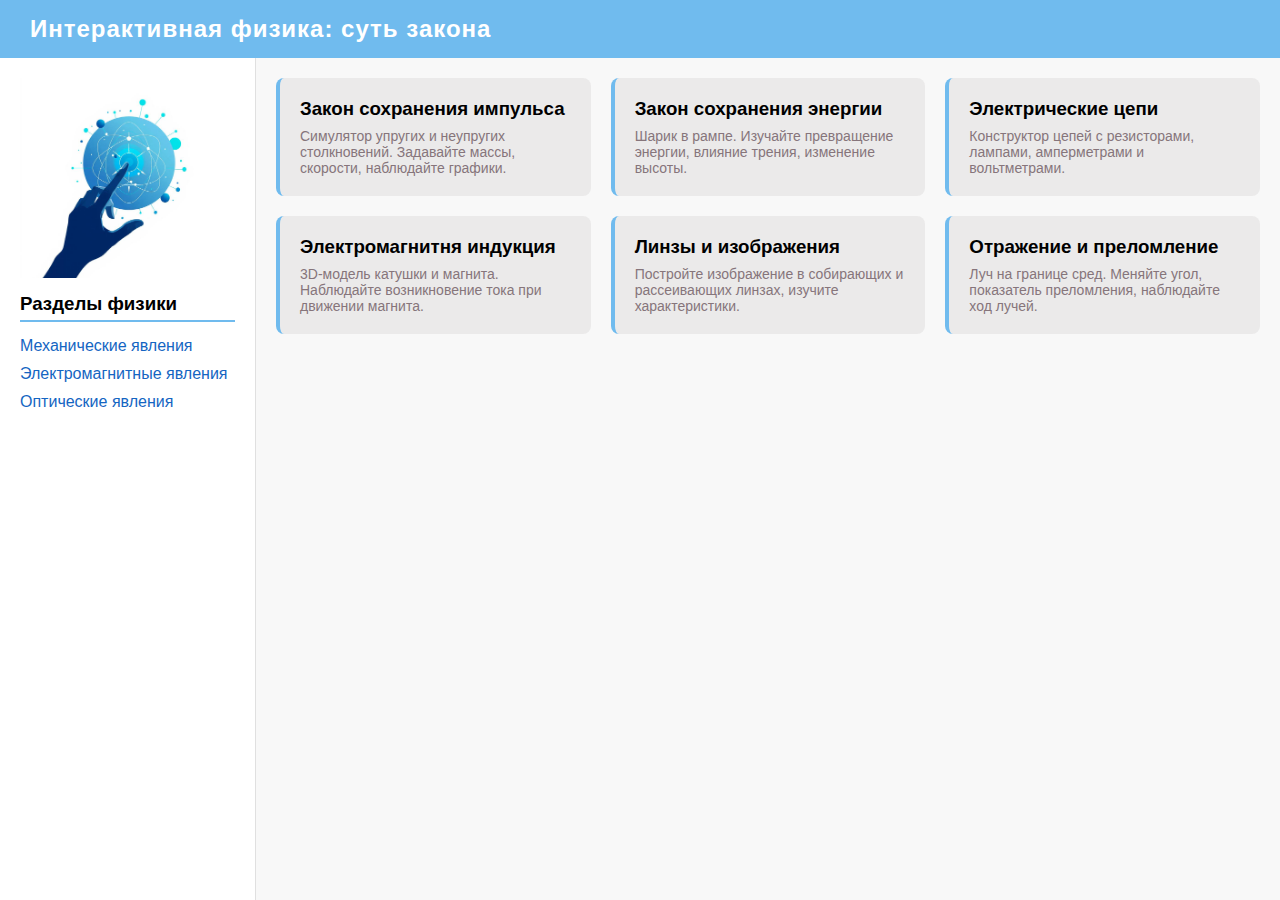
<file: index.html>
<!DOCTYPE html>
<html lang="ru">

<head>
    <meta charset="UTF-8">
    <meta name="viewport" content="width=device-width, initial-scale=1.0, maximum-scale=5.0, user-scalable=yes">
    <meta http-equiv="X-UA-Compatible" content="IE=edge">
    <meta name="format-detection" content="telephone=no">
    <title>Интерактивная физика: суть закона</title>
    <link rel="stylesheet" href="static/styles/style.css">
</head>

<body>
    <header>
        <div class="logo">Интерактивная физика: суть закона</div>
    </header>

    <div class="container">
        <aside class="sidebar">
            <div>
                <img src="static/images/логотип.jpg"
                    alt="Картинка интерактивная физика">
            </div>

            <h3>Разделы физики</h3>
            <ul>
                <li><a href="page.html">Механические явления</a></li>
                <li><a href="page2.html">Электромагнитные явления</a></li>
                <li><a href="page3.html">Оптические явления</a></li>
            </ul>
        </aside>

        <main class="content">
            <div class="blocks-container">
                <div class="block">
                    <a href="IntImp.html">
                        <h3>Закон сохранения импульса</h3>
                        <p>Симулятор упругих и неупругих столкновений. Задавайте массы, скорости, наблюдайте графики.
                        </p>
                    </a>
                </div>

                <div class="block">
                    <a href="IntEng.html">
                        <h3>Закон сохранения энергии</h3>
                        <p>Шарик в рампе. Изучайте превращение энергии, влияние трения, изменение высоты.</p>
                    </a>
                </div>

                <div class="block">
                    <a href="IntIUR.html">
                        <h3>Электрические цепи</h3>
                        <p>Конструктор цепей с резисторами, лампами, амперметрами и вольтметрами.</p>
                    </a>
                </div>

                <div class="block">
                    <a href="IntInd.html">
                        <h3>Электромагнитня индукция</h3>
                        <p>3D-модель катушки и магнита. Наблюдайте возникновение тока при движении магнита.</p>
                    </a>
                </div>

                <div class="block">
                    <a href="IntLinz.html">
                        <h3>Линзы и изображения</h3>
                        <p>Постройте изображение в собирающих и рассеивающих линзах, изучите характеристики.</p>
                    </a>
                </div>

                <div class="block">
                    <a href="IntOtr.html">
                        <h3>Отражение и преломление</h3>
                        <p>Луч на границе сред. Меняйте угол, показатель преломления, наблюдайте ход лучей.</p>
                    </a>
                </div>

                <div class="block" style="visibility: hidden;"></div>
            </div>
        </main>
    </div>

</body>

</html>
</file>
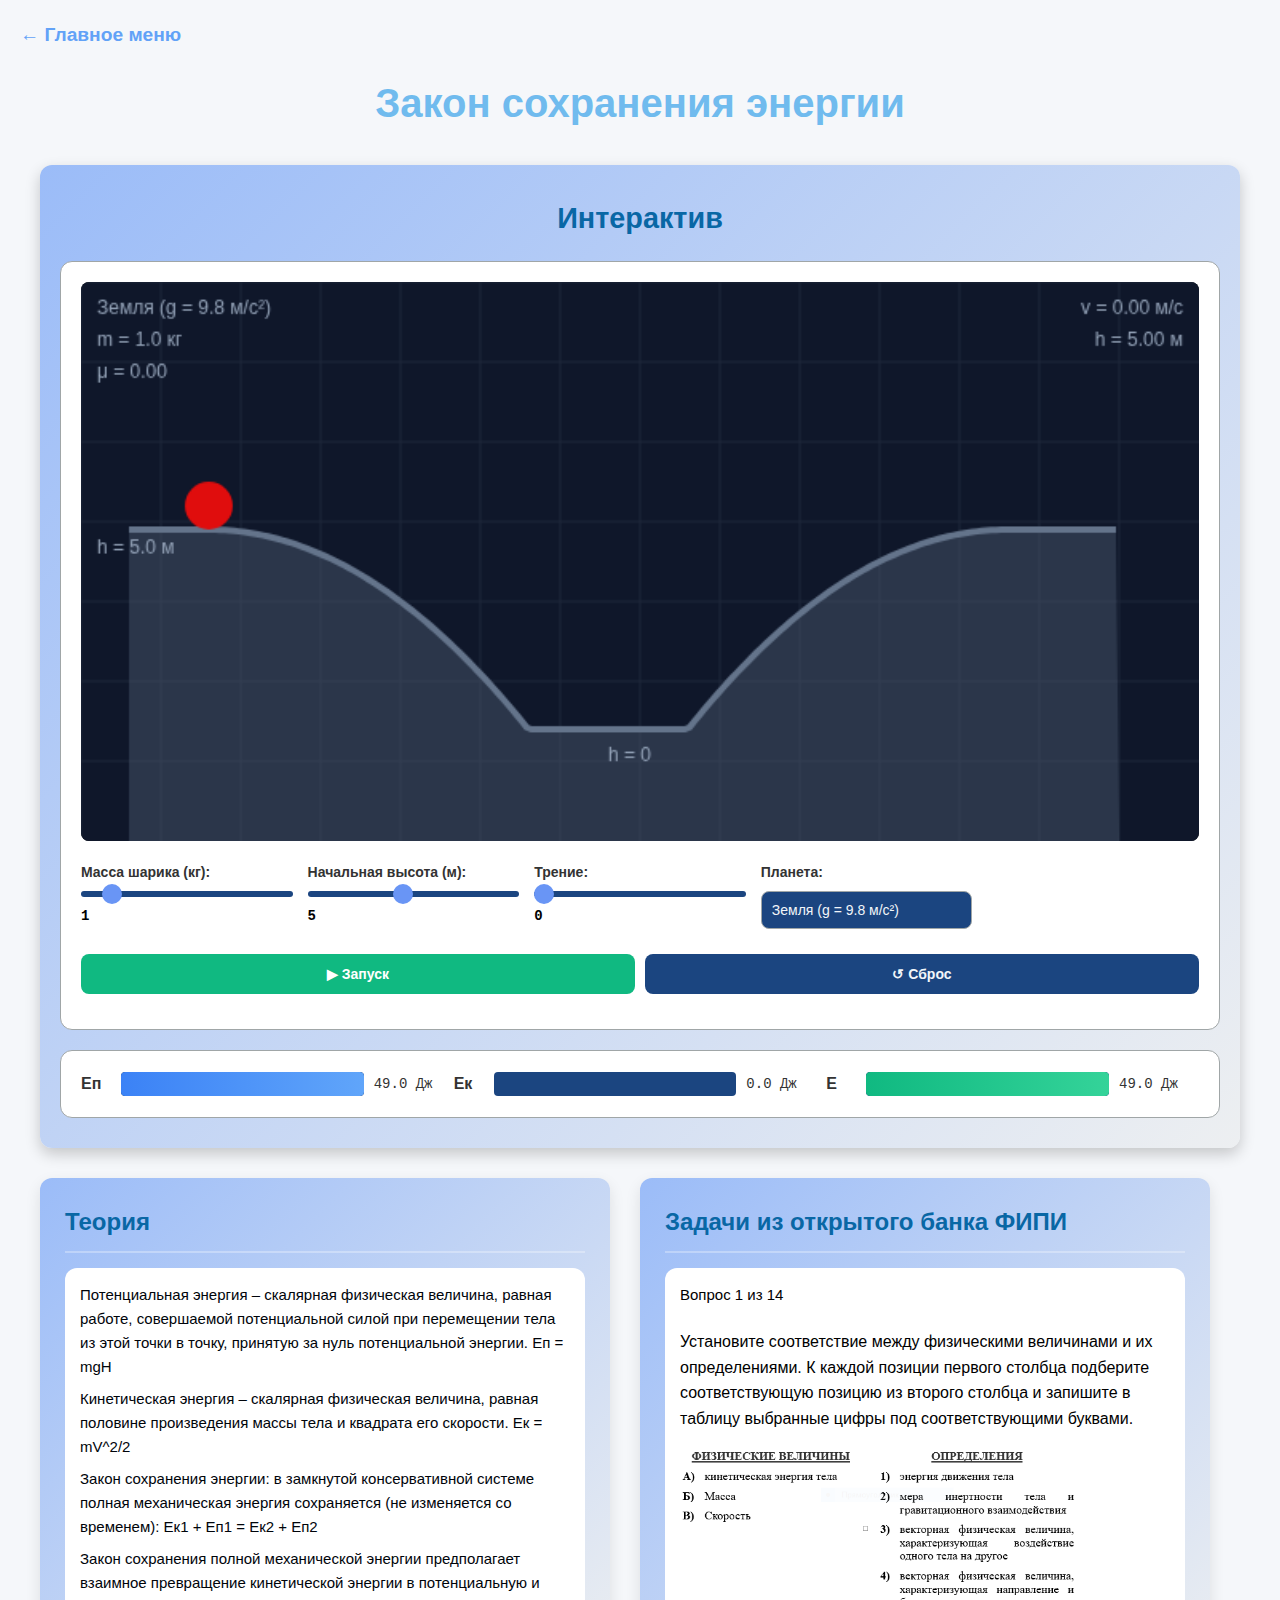
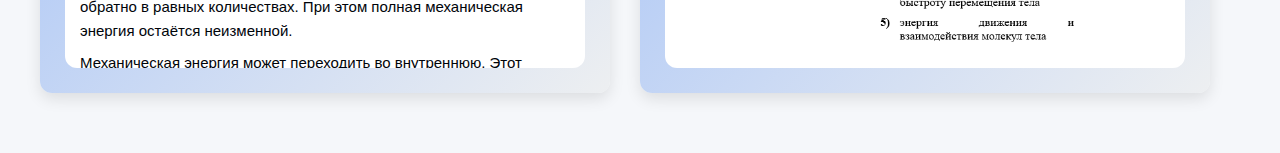
<file: IntEng.html>
<!DOCTYPE html>
<html lang="ru">

<head>
    <meta charset="UTF-8">
    <meta name="viewport" content="width=device-width, initial-scale=1.0">
    <title>Контейнеры: верхний и два нижних</title>
    <link rel="stylesheet" href="static/styles/stINT.css">
</head>

<body>
    <div class="meny">
        <a href="index.html">
            <h2>← Главное меню</h2>
        </a>
    </div>

    <h1>Закон сохранения энергии</h1>

    <div class="container-wrapper">
        <div class="top-container">
            <h2>Интерактив</h2>
            <div class="sim-layout">
                <div class="sim-main">
                    <div class="simulation-container">
                        <canvas id="energy-canvas" width="700" height="350"></canvas>
                        <div class="sim-controls">
                            <div class="control-group">
                                <label>Масса шарика (кг):</label>
                                <input type="range" id="ball-mass" min="0.5" max="5" value="1" step="0.5">
                                <span id="ball-mass-val">1</span>
                            </div>
                            <div class="control-group">
                                <label>Начальная высота (м):</label>
                                <input type="range" id="ball-height" min="1" max="10" value="5" step="0.5">
                                <span id="ball-height-val">5</span>
                            </div>
                            <div class="control-group">
                                <label>Трение:</label>
                                <input type="range" id="friction" min="0" max="0.5" value="0" step="0.05">
                                <span id="friction-val">0</span>
                            </div>
                            <div class="control-group">
                                <label>Планета:</label>
                                <select id="planet">
                                    <option value="9.8">Земля (g = 9.8 м/с²)</option>
                                    <option value="1.6">Луна (g = 1.6 м/с²)</option>
                                    <option value="3.7">Марс (g = 3.7 м/с²)</option>
                                </select>
                            </div>
                            <div class="sim-buttons">
                                <button class="btn-start" onclick="startEnergy()">▶ Запуск</button>
                                <button class="btn-reset" onclick="resetEnergy()">↺ Сброс</button>
                            </div>
                        </div>
                    </div>
                    <div class="energy-bars">
                        <div class="energy-bar-container">
                            <div class="energy-bar-label">Еп</div>
                            <div class="energy-bar potential">
                                <div class="energy-bar-fill" id="ep-bar"></div>
                            </div>
                            <span id="ep-value">0 Дж</span>
                        </div>
                        <div class="energy-bar-container">
                            <div class="energy-bar-label">Ек</div>
                            <div class="energy-bar kinetic">
                                <div class="energy-bar-fill" id="ek-bar"></div>
                            </div>
                            <span id="ek-value">0 Дж</span>
                        </div>
                        <div class="energy-bar-container">
                            <div class="energy-bar-label">Е</div>
                            <div class="energy-bar total">
                                <div class="energy-bar-fill" id="e-bar"></div>
                            </div>
                            <span id="e-value">0 Дж</span>
                        </div>
                    </div>
                </div>
            </div>
        </div>

        <div class="bottom-row">
            <div class="bottom-container left-container">
                <h3>Теория</h3>
                <div class="teoryContainer">
                    <p>Потенциальная энергия – скалярная физическая величина, равная работе, совершаемой потенциальной
                        силой
                        при перемещении тела из этой точки в точку, принятую за нуль потенциальной энергии. Еп = mgH</p>
                    <p>Кинетическая энергия – скалярная физическая величина, равная половине произведения массы тела и
                        квадрата его скорости. Ек = mV^2/2</p>
                    <p>Закон сохранения энергии: в замкнутой консервативной системе полная механическая энергия
                        сохраняется
                        (не изменяется со временем): Ек1 + Еп1 = Ек2 + Еп2</p>
                    <p>Закон сохранения полной механической энергии предполагает взаимное превращение кинетической
                        энергии в
                        потенциальную и обратно в равных количествах. При этом полная механическая энергия остаётся
                        неизменной.</p>
                    <p>Механическая энергия может переходить во внутреннюю. Этот процесс происходит путём совершения
                        механической работы над телом.</p>
                </div>
            </div>
            <div class="bottom-container right-container">
                <h3>Задачи из открытого банка ФИПИ</h3>
                <div id="taskContainer">

                    <script>
                        const tasks = [
                            { q: "Установите соответствие между физическими величинами и их определениями. К каждой позиции первого столбца подберите соответствующую позицию из второго столбца и запишите в таблицу выбранные цифры под соответствующими буквами.", a: "124", img: 'static/images/задача_1eng.PNG' },
                            { q: "Тело брошено вертикально вверх. На рисунке показан график зависимости кинетической энергии тела от его высоты над точкой броска. Чему равна потенциальная энергия тела на высоте 2 м относительно точки броска? Сопротивлением воздуха пренебречь. Потенциальную энергию тела в точке броска считать равной нулю. ", a: "3", img: 'static/images/задача_2eng.jpg' },
                            { q: "Во сколько раз уменьшилась кинетическая энергия движущегося тела, если его скорость уменьшилась в 4 раза? ", a: "16" },
                            { q: "Камень массой 1 кг, брошенный вертикально вверх, достиг максимальной высоты – 20 м. Чему равна кинетическая энергия камня в момент броска? Сопротивлением воздуха пренебречь. ", a: "200" },
                            { q: "Камень массой 2 кг бросили вертикально вверх с поверхности Земли. В момент броска его кинетическая энергия была равна 400 Дж. Какую потенциальную энергию относительно поверхности Земли будет иметь камень в верхней точке траектории полёта? Сопротивлением воздуха пренебречь. ", a: "400" },
                            { q: "Два шара с разными массами подняты на разную высоту (см. рисунок) относительно поверхности стола. Потенциальная энергия тела 1 равна 300 Дж. Определите потенциальную энергию тела 2. Считать, что потенциальная энергия отсчитывается от уровня крышки стола.", a: "300", img: 'static/images/задача_3eng.png' },
                            { q: "<span style='display:block'>Прочитайте текст и вставьте на места пропусков слова из приведённого списка.</span> Камень, подброшенный вверх из точки 1, совершает падение в тормозящей его движение атмосфере. Траектория движения камня изображена на рисунке. В положении 1 кинетическая энергия камня (А)__________ его кинетической энергии в положении 3. Потенциальная энергия в положении 1 (Б)__________ потенциальной энергии в положении 3.  На участке 1-2 сила трения совершает (В)__________ работу. При этом внутренняя энергия камня в процессе движения (Г)__________.  <span style='display:block'>Список слов и словосочетаний:</span>  <span style='display:block'> 1) равна</span>  <span style='display:block'> 2) больше</span>  <span style='display:block'> 3) меньше</span>  <span style='display:block'>4) положительный</span>  <span style='display:block'> 5) отрицательный</span>  <span style='display:block'> 6) увеличивается</span>  <span style='display:block'> 7) уменьшается</span>  <span style='display:block'> 8) не изменяется</span> Запишите в таблицу выбранные цифры под соответствующими буквами.", a: "2156", img: 'static/images/задача_4eng.png' },
                            { q: "Мяч, катящийся по горизонтальному ровному футбольному полю, останавливается из-за трения. Как при этом изменяются полная механическая энергия и внутренняя энергия мяча?<span style='display:block'>Для каждой величины определите соответствующий характер изменения:</span> <span style='display:block'> 1) увеличивается</span> <span style='display:block'>2) уменьшается</span> <span style='display:block'>3) не изменяется</span> Запишите в таблицу выбранные цифры для каждой физической величины.Цифры в ответе могут повторяться", a: "21", img: 'static/images/задача_8eng.PNG' },
                            { q: "Футбольный мяч, катящийся по ровному горизонтальному участку земли, останавливается из-за трения. Как при этом изменяются кинетическая и потенциальная энергия мяча?<span style='display:block'>Для каждой величины определите соответствующий характер изменения:</span> <span style='display:block'> 1) увеличивается</span> <span style='display:block'>2) уменьшается</span> <span style='display:block'>3) не изменяется</span> Запишите в таблицу выбранные цифры для каждой физической величины.Цифры в ответе могут повторяться", a: "23", img: 'static/images/задача_9eng.PNG' },
                            { q: "С крыши дома вертикально вниз бросают камень. Как изменяются потенциальная энергия и кинетическая энергия камня при его движении вниз? Сопротивление воздуха пренебрежимо мало.<span style='display:block'>Для каждой величины определите соответствующий характер изменения:</span> <span style='display:block'> 1) увеличивается</span> <span style='display:block'>2) уменьшается</span> <span style='display:block'>3) не изменяется</span> Запишите в таблицу выбранные цифры для каждой физической величины.Цифры в ответе могут повторяться", a: "21", img: 'static/images/задача_10eng.PNG' },
                            { q: "Тело массой 200 г брошено вертикально вверх с начальной скоростью 20 м/с. На какой высоте относительно точки бросания кинетическая энергия тела будет равна 20 Дж? Сопротивлением воздуха пренебречь. ", a: "10" },
                            { q: "При вертикальном броске телу сообщили кинетическую энергию 50 Дж. Чему равна масса этого тела, если максимальная высота его подъёма равна 10 м? Сопротивлением воздуха пренебречь. ", a: "0,5" },
                            { q: "Шар массой 4 кг, движущийся по горизонтальной поверхности с некоторой скоростью, соударяется с неподвижным шаром такой же массы, после чего шары движутся как одно целое. Определите, во сколько раз изменилась кинетическая энергия системы шаров в результате соударения. ", a: "2" },
                            { q: "С какой скоростью нужно бросить вертикально вниз с высоты 1,25 м шарик, чтобы после удара о горизонтальную поверхность он поднялся на высоту, в 3 раза бόльшую начальной, если в процессе удара теряется 40 % механической энергии шарика? Сопротивлением воздуха пренебречь. ", a: "10" }
                        ];

                        let current = 0;

                        function showTask() {
                            const task = tasks[current];
                            const container = document.getElementById('taskContainer');

                            let html = `
            <h3 style="color: black; ">Вопрос ${current + 1} из ${tasks.length}</h3>
            <p style = "color: black;">${task.q}</p>
        `;

                            if (task.img) {
                                html += `<img src="${task.img}" width="400"  style="margin:15px 0;"><br>`;
                            }

                            html += `
            <input type="text" id="userAnswer" placeholder="Ответ">
            <button onclick="check()">Проверить</button>
            <div id="result" style="margin-top:10px;"></div>
        `;

                            container.innerHTML = html;
                        }

                        function check() {
                            const answer = document.getElementById('userAnswer').value.toLowerCase().trim();
                            const result = document.getElementById('result');

                            if (answer === tasks[current].a.toLowerCase()) {
                                result.innerHTML = "<span style='color:green'>Верно!</span>";
                                setTimeout(() => {
                                    current++;
                                    if (current < tasks.length) {
                                        showTask();
                                    } else {
                                        document.getElementById('taskContainer').innerHTML =
                                            "<h2>Тест завершен!</h2>";
                                    }
                                }, 1000);
                            } else {
                                result.innerHTML = "<span style='color:red'> Неверно, попробуйте еще раз</span>";
                            }
                        }

                        // Запускаем
                        showTask();
                    </script>
                </div>
            </div>
        </div>
    </div>
    <script src="static/styles/IntEng.js"></script>
</body>

</html>
</file>
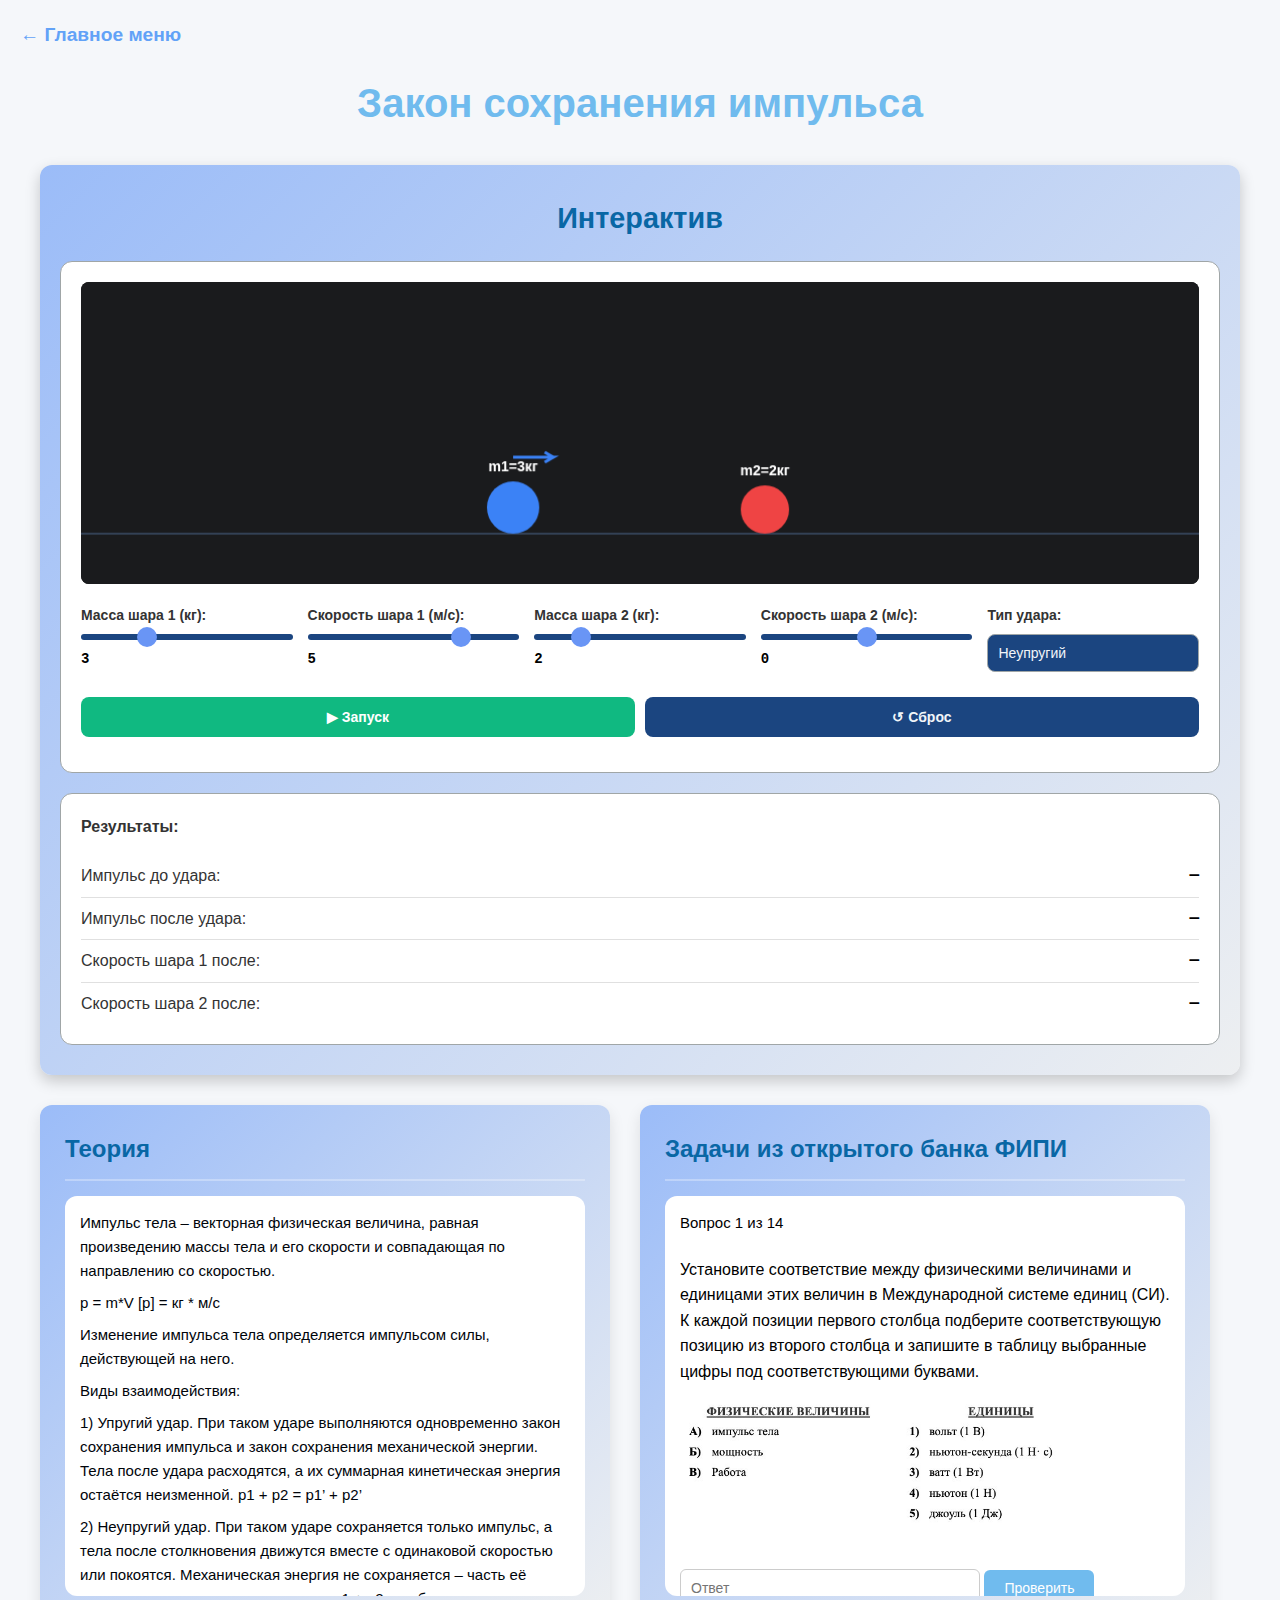
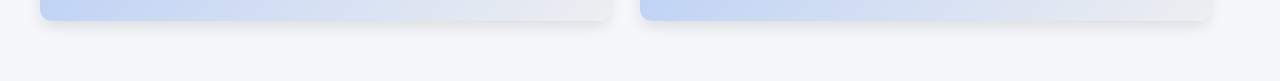
<file: IntImp.html>
<!DOCTYPE html>
<html lang="ru">

<head>
    <meta charset="UTF-8">
    <meta name="viewport" content="width=device-width, initial-scale=1.0">
    <title>Контейнеры: верхний и два нижних</title>
    <link rel="stylesheet" href="static/styles/stINT.css">
    <script src="static/styles/IntImp.js"></script>
</head>

<body>
    <div class="meny">
        <a href="index.html">
            <h2>← Главное меню</h2>
        </a>
    </div>

    <h1>Закон сохранения импульса</h1>

    <div class="container-wrapper">
        <div class="top-container">
            <h2>Интерактив</h2>
            <div class="sim-layout">
                <div class="sim-main">
                    <div class="simulation-container">
                        <canvas id="momentum-canvas" width="700" height="300"></canvas>
                        <div class="sim-controls">
                            <div class="control-group">
                                <label>Масса шара 1 (кг):</label>
                                <input type="range" id="m1" min="0.1" max="10" value="3" step="0.1">
                                <span id="m1-val">3</span>
                            </div>
                            <div class="control-group">
                                <label>Скорость шара 1 (м/с):</label>
                                <input type="range" id="v1" min="-10" max="10" value="5" step="0.5">
                                <span id="v1-val">5</span>
                            </div>
                            <div class="control-group">
                                <label>Масса шара 2 (кг):</label>
                                <input type="range" id="m2" min="0.1" max="10" value="2" step="0.1">
                                <span id="m2-val">2</span>
                            </div>
                            <div class="control-group">
                                <label>Скорость шара 2 (м/с):</label>
                                <input type="range" id="v2" min="-10" max="10" value="0" step="0.5">
                                <span id="v2-val">0</span>
                            </div>
                            <div class="control-group">
                                <label>Тип удара:</label>
                                <select id="collision-type">
                                    <option value="inelastic">Неупругий</option>
                                    <option value="elastic">Упругий</option>
                                </select>
                            </div>
                            <div class="sim-buttons">
                                <button class="btn-start" onclick="startMomentum()">▶ Запуск</button>
                                <button class="btn-reset" onclick="resetMomentum()">↺ Сброс</button>
                            </div>
                        </div>
                    </div>

                    <div class="results-panel" id="momentum-results">
                        <h4>Результаты:</h4>
                        <div class="result-row">
                            <span>Импульс до удара:</span>
                            <span id="p-before">—</span>
                        </div>
                        <div class="result-row">
                            <span>Импульс после удара:</span>
                            <span id="p-after">—</span>
                        </div>
                        <div class="result-row">
                            <span>Скорость шара 1 после:</span>
                            <span id="v1-after">—</span>
                        </div>
                        <div class="result-row">
                            <span>Скорость шара 2 после:</span>
                            <span id="v2-after">—</span>
                        </div>
                    </div>
                </div>
            </div>
        </div>

        <div class="bottom-row">
            <div class="bottom-container left-container">
                <h3>Теория</h3>
                <div class="teoryContainer">
                    <p>Импульс тела – векторная физическая величина, равная произведению массы тела и его скорости и
                        совпадающая по направлению со скоростью.</p>
                    <p>p = m*V [p] = кг * м/с</p>
                    <p>Изменение импульса тела определяется импульсом силы, действующей на него.</p>
                    <p>Виды взаимодействия:</p>
                    <p>1) Упругий удар. При таком ударе выполняются одновременно закон сохранения импульса и закон
                        сохранения механической энергии. Тела после удара расходятся, а их суммарная кинетическая
                        энергия
                        остаётся неизменной. p1 + p2 = p1’ + p2’</p>
                    <p>2) Неупругий удар. При таком ударе сохраняется только импульс, а тела после столкновения движутся
                        вместе с одинаковой скоростью или покоятся. Механическая энергия не сохраняется – часть её
                        переходит
                        во внутреннюю энергию. p1 + p2 = pобщ</p>
                    <p>Закон сохранения импульса: в инерциальной системе отсчёта суммарный импульс замкнутой системы тел
                        остаётся постоянным при любых взаимодействиях тел системы между собой.
                    </p>
                </div>
            </div>
            <div class="bottom-container right-container">
                <h3>Задачи из открытого банка ФИПИ</h3>
                <div id="taskContainer">

                    <script>
                        const tasks = [
                            { q: "Установите соответствие между физическими величинами и единицами этих величин в Международной системе единиц (СИ). К каждой позиции первого столбца подберите соответствующую позицию из второго столбца и запишите в таблицу выбранные цифры под соответствующими буквами. ", a: "235", img: 'static/images/photo_1zdimp.jpg' },
                            { q: "На рисунке представлен график зависимости скорости тела от времени. Во сколько раз увеличится модуль импульса тела за первые 4 с?", a: "5", img: 'static/images/задача_2.jpg' },
                            { q: "Движущийся со скоростью 3 м/с шар массой 2 кг соударяется с неподвижным шаром массой 1 кг. После удара шары движутся как единое целое. Чему равна скорость движения шаров после соударения? ", a: "2" },
                            { q: "Движущийся шар массой 2 кг соударяется с неподвижным шаром массой 1 кг. После удара шары движутся как единое целое со скоростью 2 м/с. Чему была равна скорость первого шара до соударения? ", a: "4" },
                            { q: "<span style='display:block'>Прочитайте текст и вставьте на места пропусков слова (словосочетания) из приведённого списка.</span> K воронке через резиновую трубку подсоединили изогнутую Г-образную стеклянную трубку (см. рисунок). После того как в воронку наливают воду, она начинает выливаться из стеклянной трубки. При этом в соответствии с законом (А)__________ резиновая трубка отклоняется (Б)__________ движения струи выливающейся из трубки воды. Такое движение в физике называется (В)__________ движением. Примером такого движения в технике является (Г)__________.<span style='display:block'> Список слов и словосочетаний:</span> <span style='display:block'>1) всемирного тяготения </span>  <span style='display:block'>2) сохранения импульса </span> <span style='display:block'>3) равноускоренное </span> <span style='display:block'>4) реактивное </span> <span style='display:block'>5) грузовые автомобили</span> <span style='display:block'> 6) запуск космической ракеты</span> <span style='display:block'> 7) по направлению</span> <span style='display:block'> 8) противоположно направлению</span> Запишите в таблицу выбранные цифры под соответствующими буквами.</span>", a: "2846", img: 'static/images/задача_5imp.jpg' },
                            { q: "Движущийся шар массой 3 кг соударяется с неподвижным шаром массой 2 кг. Определите первоначальную скорость движущегося шара, если после соударения шары стали двигаться как единое целое со скоростью 6 м/с. ", a: "10", img: 'static/images/задача_5imp.jpg' },
                            { q: "Шар массой 3 кг, движущийся со скоростью 10 м/с, соударяется с неподвижным шаром массой 2 кг. Определите скорость шаров после удара, если они стали двигаться как единое целое", a: "6" },
                            { q: "Тело массой 800 г движется в горизонтальном направлении со скоростью 4 м/с и сталкивается с телом массой 400 г, движущимся по той же прямой ему навстречу со скоростью 2 м/с. Определите скорость тел после удара, если они стали двигаться как единое целое. ", a: "2" },
                            { q: "Снаряд, движущийся горизонтально, разорвался на два равных осколка по 1 кг каждый. Один осколок продолжил двигаться относительно Земли в прежнем направлении со скоростью 800 м/с, а другой полетел назад со скоростью 400 м/с. Какую скорость имел снаряд в момент разрыва? ", a: "200" },
                            { q: "Шар массой 2 кг, движущийся со скоростью 4 м/с догоняет шар массой 8 кг, движущийся по той же прямой со скоростью 2м/с. После столкновения шары движутся вместе. Определите, какое количество теплоты выделилось в результате соударения. ", a: "3,2 " },
                            { q: "Шар массой 2 кг, движущийся со скоростью 4 м/с, соударяется с шаром массой 3 кг, движущимся ему навстречу по той же прямой со скоростью 4 м/с. После удара шары движутся как одно целое. Определите, какое количество теплоты выделилось в результате соударения. ", a: "21,6 " },
                            { q: "Шар массой 5 кг, движущийся с некоторой скоростью, соударяется с неподвижным шаром, после чего шары движутся как одно целое. Определите массу второго шара, если при ударе потеряно 50 % кинетической энергии. ", a: "5" },
                            { q: "Два свинцовых шарика с массами m1 = 100 г и m2 = 200 г движутся навстречу друг другу со скоростями V1 = 4 м/с и V2 = 5 м/с. Какую кинетическую энергию будут иметь шарики после их абсолютно неупругого соударения? ", a: "0,6" },
                            { q: "Шар массой 4 кг, движущийся по горизонтальной поверхности с некоторой скоростью, соударяется с неподвижным шаром такой же массы, после чего шары движутся как одно целое. Определите, во сколько раз изменилась кинетическая энергия системы шаров в результате соударения. ", a: "2" }
                        ];

                        let current = 0;

                        function showTask() {
                            const task = tasks[current];
                            const container = document.getElementById('taskContainer');

                            let html = `
            <h3 style="color: black; ">Вопрос ${current + 1} из ${tasks.length}</h3>
            <p style = "color: black;">${task.q}</p>
        `;

                            if (task.img) {
                                html += `<img src="${task.img}" width=400"  style="margin:15px 0;"><br>`;
                            }

                            html += `
            <input type="text" id="userAnswer" placeholder="Ответ">
            <button onclick="check()">Проверить</button>
            <div id="result" style="margin-top:10px;"></div>
        `;

                            container.innerHTML = html;
                        }

                        function check() {
                            const answer = document.getElementById('userAnswer').value.toLowerCase().trim();
                            const result = document.getElementById('result');

                            if (answer === tasks[current].a.toLowerCase()) {
                                result.innerHTML = "<span style='color:green'>Верно!</span>";
                                setTimeout(() => {
                                    current++;
                                    if (current < tasks.length) {
                                        showTask();
                                    } else {
                                        document.getElementById('taskContainer').innerHTML =
                                            "<h2>Тест завершен!</h2>";
                                    }
                                }, 1000);
                            } else {
                                result.innerHTML = "<span style='color:red'> Неверно, попробуйте еще раз</span>";
                            }
                        }

                        showTask();
                    </script>
                </div>

            </div>
        </div>
</body>

</html>
</file>
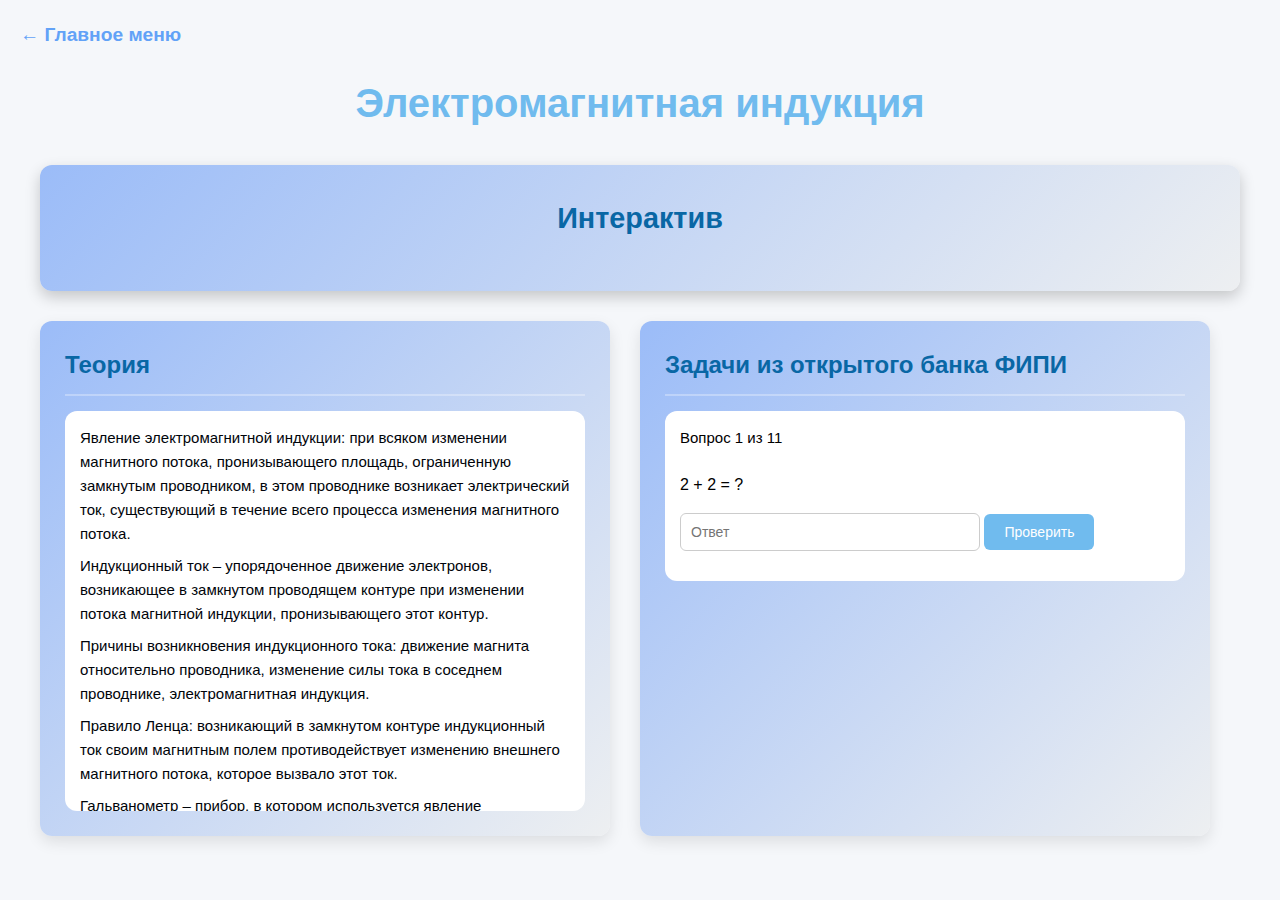
<file: IntInd.html>
<!DOCTYPE html>
<html lang="ru">

<head>
    <meta charset="UTF-8">
    <meta name="viewport" content="width=device-width, initial-scale=1.0">
    <title>Контейнеры: верхний и два нижних</title>
    <link rel="stylesheet" href="static/styles/stINT.css">
</head>

<body>
    <div class="meny">
        <a href="index.html">
            <h2>← Главное меню</h2>
        </a>
    </div>

    <h1>Электромагнитная индукция</h1>

    <div class="container-wrapper">
        <div class="top-container">
            <h2>Интерактив</h2>
        </div>

        <div class="bottom-row">
            <div class="bottom-container left-container">
                <h3>Теория</h3>
                <div class="teoryContainer">
                    <p>Явление электромагнитной индукции: при всяком изменении магнитного потока, пронизывающего
                        площадь,
                        ограниченную замкнутым проводником, в этом проводнике возникает электрический ток, существующий
                        в
                        течение всего процесса изменения магнитного потока.</p>
                    <p>Индукционный ток – упорядоченное движение электронов, возникающее в замкнутом проводящем контуре
                        при
                        изменении потока магнитной индукции, пронизывающего этот контур.</p>
                    <p>Причины возникновения индукционного тока: движение магнита относительно проводника, изменение
                        силы
                        тока в соседнем проводнике, электромагнитная индукция.</p>
                    <p>Правило Ленца: возникающий в замкнутом контуре индукционный ток своим магнитным полем
                        противодействует изменению внешнего магнитного потока, которое вызвало этот ток.</p>
                    <p>Гальванометр – прибор, в котором используется явление взаимодействия катушки с током и магнита.
                        Гальванометр показывает наличие тока и его направление. Когда в катушке существует ток, стрелка
                        отклоняется.</p>
                </div>
            </div>

            <div class="bottom-container right-container">
                <h3>Задачи из открытого банка ФИПИ</h3>
                <div id="taskContainer">

                    <script>
                        const tasks = [
                            { q: "2 + 2 = ?", a: "4" },
                            { q: "Столица России?", a: "москва" },
                            { q: "5 × 3 = ?", a: "15" },
                            { q: "2 + 2 = ?", a: "4" },
                            { q: "2 + 2 = ?", a: "4" },
                            { q: "2 + 2 = ?", a: "4" },
                            { q: "2 + 2 = ?", a: "4" },
                            { q: "2 + 2 = ?", a: "4" },
                            { q: "2 + 2 = ?", a: "4" },
                            { q: "2 + 2 = ?", a: "4" },
                            { q: "2 + 2 = ?", a: "4" }
                        ];

                        let current = 0;

                        function showTask() {
                            const task = tasks[current];
                            const container = document.getElementById('taskContainer');

                            let html = `
            <h3 style="color: black; ">Вопрос ${current + 1} из ${tasks.length}</h3>
            <p style = "color: black;">${task.q}</p>
        `;

                            if (task.img) {
                                html += `<img src="${task.img}" width="400"  style="margin:15px 0;"><br>`;
                            }

                            html += `
            <input type="text" id="userAnswer" placeholder="Ответ">
            <button onclick="check()">Проверить</button>
            <div id="result" style="margin-top:10px;"></div>
        `;

                            container.innerHTML = html;
                        }

                        function check() {
                            const answer = document.getElementById('userAnswer').value.toLowerCase().trim();
                            const result = document.getElementById('result');

                            if (answer === tasks[current].a.toLowerCase()) {
                                result.innerHTML = "<span style='color:green'>Верно!</span>";
                                setTimeout(() => {
                                    current++;
                                    if (current < tasks.length) {
                                        showTask();
                                    } else {
                                        document.getElementById('taskContainer').innerHTML =
                                            "<h2>Тест завершен!</h2>";
                                    }
                                }, 1000);
                            } else {
                                result.innerHTML = "<span style='color:red'> Неверно, попробуйте еще раз</span>";
                            }
                        }

                        // Запускаем
                        showTask();
                    </script>
                </div>
            </div>
        </div>
    </div>
</body>

</html>
</file>
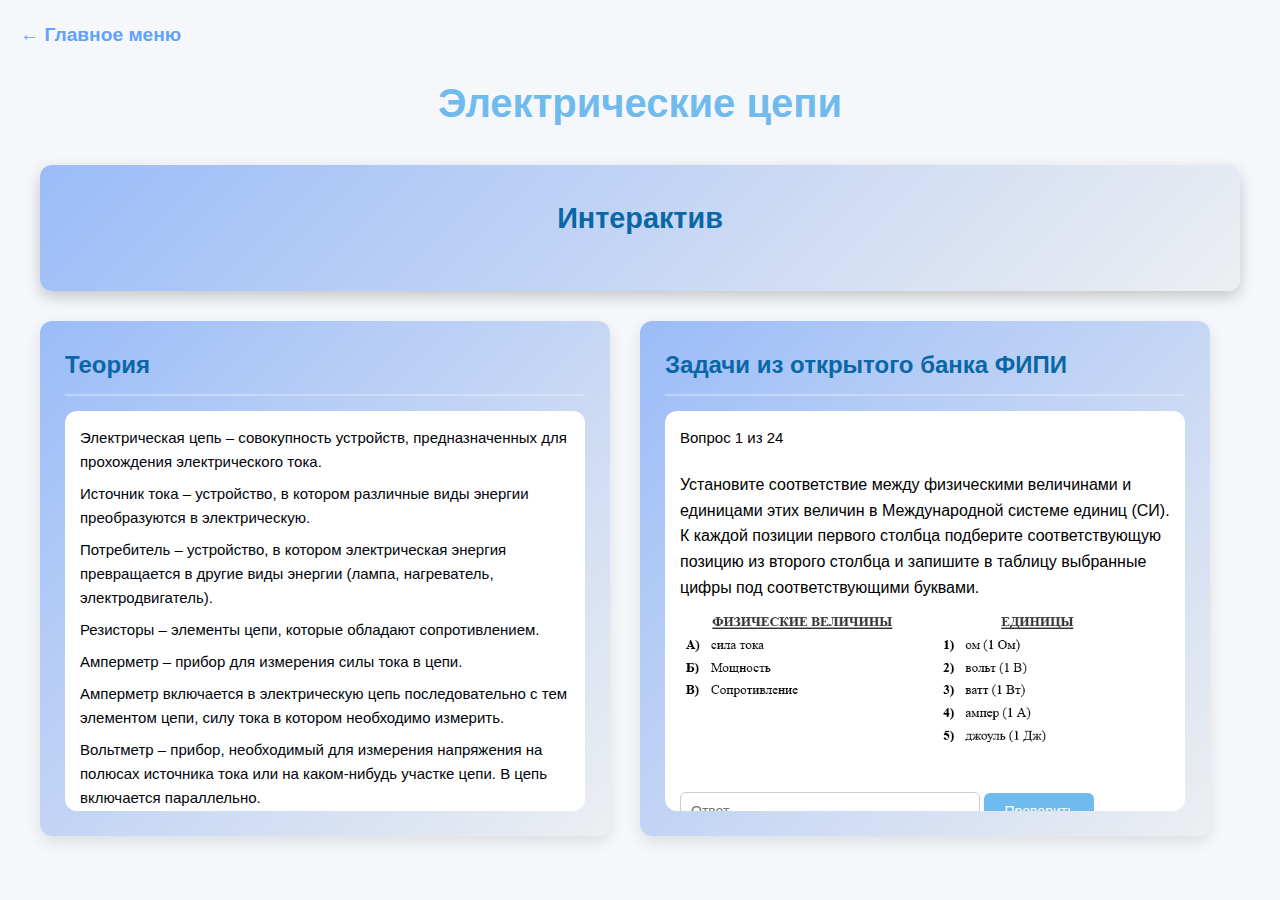
<file: IntIUR.html>
<!DOCTYPE html>
<html lang="ru">

<head>
    <meta charset="UTF-8">
    <meta name="viewport" content="width=device-width, initial-scale=1.0">
    <title>Контейнеры: верхний и два нижних</title>
    <link rel="stylesheet" href="static/styles/stINT.css">
</head>

<body>
    <div class="meny">
        <a href="index.html">
            <h2>← Главное меню</h2>
        </a>
    </div>

    <h1>Электрические цепи</h1>

    <div class="container-wrapper">
        <div class="top-container">
            <h2>Интерактив</h2>

        </div>

        <div class="bottom-row">
            <div class="bottom-container left-container">
                <h3>Теория</h3>
                <div class="teoryContainer">
                    <p>Электрическая цепь – совокупность устройств, предназначенных для прохождения электрического тока.
                    </p>
                    <p>Источник тока – устройство, в котором различные виды энергии преобразуются в электрическую.</p>
                    <p>Потребитель – устройство, в котором электрическая энергия превращается в другие виды энергии
                        (лампа,
                        нагреватель, электродвигатель).</p>
                    <p>Резисторы – элементы цепи, которые обладают сопротивлением.</p>
                    <p>Амперметр – прибор для измерения силы тока в цепи.</p>
                    <p>Амперметр включается в электрическую цепь последовательно с тем элементом цепи, силу тока в
                        котором
                        необходимо измерить.</p>
                    <p>Вольтметр – прибор, необходимый для измерения напряжения на полюсах источника тока или на
                        каком-нибудь участке цепи. В цепь включается параллельно. </p>
                    <p>Реостат – специальный прибор для регулирования силы тока в цепи.</p>
                    <p>Закон Ома для участка цепи: сила тока в участке цепи прямо пропорциональна напряжению на концах
                        этого
                        участка и обратно пропорциональна его сопротивлению. I = U/R</p>
                    <p>Последовательное соединение проводников – соединение проводников без разветвлений, когда конец
                        одного
                        проводника соединён с началом другого проводника. </p>
                    <p>При последовательном соединении проводников:</p>
                    <p>- Сила тока, протекающего через каждый проводник, одинакова. I1 = I2 = I3</p>
                    <p>- Общее напряжение в цепи равно сумме напряжений на отдельных участках цепи. U = U1 + U2</p>
                    <p>- Общее сопротивление цепи равно сумме сопротивлений отдельных участков цепи. R = R1 + R2</p>
                    <p>Параллельное соединение проводников – соединение, при котором проводники включаются в цепь
                        параллельно друг другу и цепь содержит разветвления. </p>
                    <p>При параллельном соединении проводников:</p>
                    <p>- Сила тока в неразветвлённой части цепи равна сумме силы токов в отдельных параллельно
                        соединённых
                        проводниках. I = I1 + I2</p>
                    <p>- Напряжение на участке цепи и на концах проводников соединённых параллельно одно и то же. U = U1
                        =
                        U2</p>
                    <p>- Величина, обратная сопротивлению всего участка цепи, равна сумме величин, обратных
                        сопротивлениям
                        каждого из параллельно соединённых проводников. 1/R = 1/R1 + 1/R2</p>
                </div>
            </div>
            <div class="bottom-container right-container">
                <h3>Задачи из открытого банка ФИПИ</h3>
                <div id="taskContainer">

                    <script>
                        const tasks = [
                            { q: "Установите соответствие между физическими величинами и единицами этих величин в Международной системе единиц (СИ). К каждой позиции первого столбца подберите соответствующую позицию из второго столбца и запишите в таблицу выбранные цифры под соответствующими буквами.", a: "431", img: 'static/images/задача1IUR.PNG' },
                            { q: "Установите соответствие между техническими устройствами и физическими закономерностями, лежащими в основе принципа их действия.К каждой позиции первого столбца подберите соответствующую позицию из второго столбца и запишите в таблицу выбранные цифры под соответствующими буквами.", a: "31", img: 'static/images/задача2IUR.PNG' },
                            { q: "Чему равны соответственно цена деления и предел измерения миллиамперметра (см. рисунок)?<span style='display:block'>1) 50 А; 2 А</span> <span style='display:block'>2) 2 мА; 50 мА</span> <span style='display:block'>3) 10 А; 50 А</span> <span style='display:block'>4) 50 мА; 10 мА </span>", a: "2", img: 'https://encrypted-tbn0.gstatic.com/images?q=tbn:ANd9GcTjON4FPmHUaRckIkBWMiwQO4MkfFkJUrFQ8A&s' },
                            { q: "Сопротивление реостата увеличили в 2 раза, а приложенное к нему напряжение уменьшили в 2 раза. Во сколько раз уменьшилась при этом сила электрического тока, протекающего через реостат?", a: "4" },
                            { q: "На рисунке изображён график зависимости силы тока I в проводнике от напряжения U на его концах. Чему равно сопротивление проводника?", a: "16", img: 'static/images/задача5IUR.jpg' },
                            { q: "<span style='display:block'>Прочитайте текст и вставьте на места пропусков слова (словосочетания) из приведённого списка.</span> Возьмём источник электрического тока (батарейку), две одинаковые лампы на подставке и соединительные провода. Подключим к батарейке сначала одну лампу так, чтобы она загорелась. Затем подсоединим вторую так, как показано на рисунке. При этом можно заметить, что накал первой лампы (А)__________. Это происходит, потому что при (Б)__________ соединении ламп их общее сопротивление(В)__________. И если напряжение на внешней цепи считать неизменным, то в каждой лампе (Г)__________ уменьшаетсяв 4 раза.Список слов и словосочетаний:<span style='display:block'>1) параллельное</span><span style='display:block'>2) последовательное</span><span style='display:block'>3) увеличивается</span><span style='display:block'>4) уменьшается</span><span style='display:block'>5) не изменяется</span><span style='display:block'>6) потребляемая мощность</span><span style='display:block'>7) сила электрического тока<span>Запишите в таблицу выбранные цифры под соответствующими буквами.", a: "4236", img: 'https://sverh-zadacha.ucoz.ru/ege/gia/fi_9_2025/04.jpg' },
                            { q: "<span style='display:block'>Прочитайте текст и вставьте на места пропусков слова (словосочетания) из приведённого списка.Возьмём источник электрического тока (батарейку), две одинаковые лампы на подставках, соединительные провода. Подключим сначала к батарейке одну лампу так, чтобы она загорелась. Затем подсоединим вторую так, как показано на рисунке. После подключения второй лампы можно заметить, что накал первой лампы (А)__________. При (Б)__________ соединении ламп их общее сопротивление (В)__________. Если напряжение на внешней цепи считать неизменным, то (Г)__________ увеличивается в 2 раза.<span style='display:block'>1) параллельное</span><span style='display:block'>2) последовательное</span><span style='display:block'>3) увеличивается</span><span style='display:block'>4) уменьшается</span><span style='display:block'>5) не изменяется</span><span style='display:block'>6) общая мощность, потребляемая лампами</span><span style='display:block'>7) сила тока, протекающего через каждую лампу</span>Запишите в таблицу выбранные цифры под соответствующими буквами.", a: "5146", img: 'https://encrypted-tbn1.gstatic.com/images?q=tbn:ANd9GcQJu_hyyihx4RPSWqSm2GISZO_LFVIqZ96s3975r_KWA3H0M_gA' },
                            { q: "Лампа сопротивлением 160 Ом включена в сеть, напряжение которой равно 120 В. Определите мощность, потребляемую лампой.", a: "90" },
                            { q: "В электрической цепи (см. рисунок) амперметр А1 показывает силу тока 1,5 А, амперметр А2 – силу тока 0,5 А.<span style='display:block'>Чему равна сила тока, протекающего через лампу?</span>", a: "1,5", img: 'https://oge.fipi.ru/docs/B24AFED7DE6AB5BC461219556CCA4F9B/questions/372FE29FD7F0A50B44B4C39FD7CE7D4B/xs3qstsrc372FE29FD7F0A50B44B4C39FD7CE7D4B_4_1737721794.jpg' },
                            { q: "Чему равно общее сопротивление участка цепи, изображённого на рисунке, если R1 = R2 = 2 Ом, R3 = R4 = 6 Ом?", a: "4", img: 'https://easy-exam.ru/static/main_page/image/tasks/1158.png' },
                            { q: "Для измерения силы тока, проходящего через лампу, и электрического напряжения на лампе ученик собрал электрическую цепь, представленную на рисунке.<span style='display:block'>Какие измерительные приборы включены в электрическую цепь правильно?</span><span style='display:block'>1) Только амперметр</span><span style='display:block'>2) Только вольтметр</span><span style='display:block'>3) И амперметр, и вольтметр включены правильно</span><span style='display:block'>4) И амперметр, и вольтметр включены неправильно</span>", a: "1", img: 'https://phys-oge.sdamgia.ru/get_file?id=6458' },
                            { q: "<span style='display:block'>Ученик собрал электрическую цепь, представленную на рисунке.</span><span style='display:block'>Какое утверждение верное?</span><span style='display:block'>1) При замыкании ключа амперметр покажет силу тока, протекающего через вольтметр.</span><span style='display:block'>2) При замыкании ключа вольтметр покажет электрическое напряжение на резисторе R2.</span><span style='display:block'>3) При замыкании ключа вольтметр покажет электрическое напряжение на реостате R.</span><span style='display:block'>4) При замыкании ключа амперметр покажет силу тока, протекающего через реостат R.</span>", a: "4", img: 'static/images/задача12IUR.jpg' },
                            { q: "На рисунке изображена электрическая цепь, состоящая из источника тока, резисторов 1–3 и ключа К. < span style='display:block' > Как изменятся сила тока в цепи и общее сопротивление цепи, если ключ К замкнуть?</span><span style='display:block'>Для каждой величины определите соответствующий характер изменения:</span><span style='display:block'>1) увеличится</span><span style='display:block'>2) уменьшится</span><span style='display:block'>3) не изменится</span>Запишите в таблицу выбранные цифры для каждой физической величины.Цифры в ответе могут повторяться.", a: "12", img: 'static/images/задача13IUR.PNG', img: 'https://easy-exam.ru/static/main_page/image/tasks/1197.png' },
                            { q: "Электрическая цепь состоит из источника тока, резистора 1 и реостата. Затем к резистору 1 присоединяют резистор 2 (см. рисунок). Как при этом изменяются сопротивление участка АВ и сила тока, проходящего через реостат?<span style='display:block'>Для каждой величины определите соответствующий характер изменения:</span><span style='display:block'>1) увеличится</span><span style='display:block'>2) уменьшится</span><span style='display:block'>3) не изменится</span>Запишите в таблицу выбранные цифры для каждой физической величины.Цифры в ответе могут повторяться.", a: "4" },
                            { q: "2 + 2 = ?", a: "4" },
                            { q: "2 + 2 = ?", a: "4" },
                            { q: "2 + 2 = ?", a: "4" },
                            { q: "2 + 2 = ?", a: "4" },
                            { q: "2 + 2 = ?", a: "4" },
                            { q: "2 + 2 = ?", a: "4" },
                            { q: "2 + 2 = ?", a: "4" },
                            { q: "2 + 2 = ?", a: "4" },
                            { q: "2 + 2 = ?", a: "4" },
                            { q: "2 + 2 = ?", a: "4" }
                        ];
                        let current = 0;

                        function showTask() {
                            const task = tasks[current];
                            const container = document.getElementById('taskContainer');

                            let html = `
            <h3 style="color: black; ">Вопрос ${current + 1} из ${tasks.length}</h3>
            <p style = "color: black;">${task.q}</p>
        `;

                            if (task.img) {
                                html += `<img src="${task.img}" width="400"  style="margin:15px 0;"><br>`;
                            }

                            html += `
            <input type="text" id="userAnswer" placeholder="Ответ">
            <button onclick="check()">Проверить</button>
            <div id="result" style="margin-top:10px;"></div>
        `;

                            container.innerHTML = html;
                        }

                        function check() {
                            const answer = document.getElementById('userAnswer').value.toLowerCase().trim();
                            const result = document.getElementById('result');

                            if (answer === tasks[current].a.toLowerCase()) {
                                result.innerHTML = "<span style='color:green'>Верно!</span>";
                                setTimeout(() => {
                                    current++;
                                    if (current < tasks.length) {
                                        showTask();
                                    } else {
                                        document.getElementById('taskContainer').innerHTML =
                                            "<h2>Тест завершен!</h2>";
                                    }
                                }, 1000);
                            } else {
                                result.innerHTML = "<span style='color:red'> Неверно, попробуйте еще раз</span>";
                            }
                        }

                        // Запускаем
                        showTask();
                    </script>
                </div>
            </div>
        </div>
    </div>
</body>

</html>
</file>
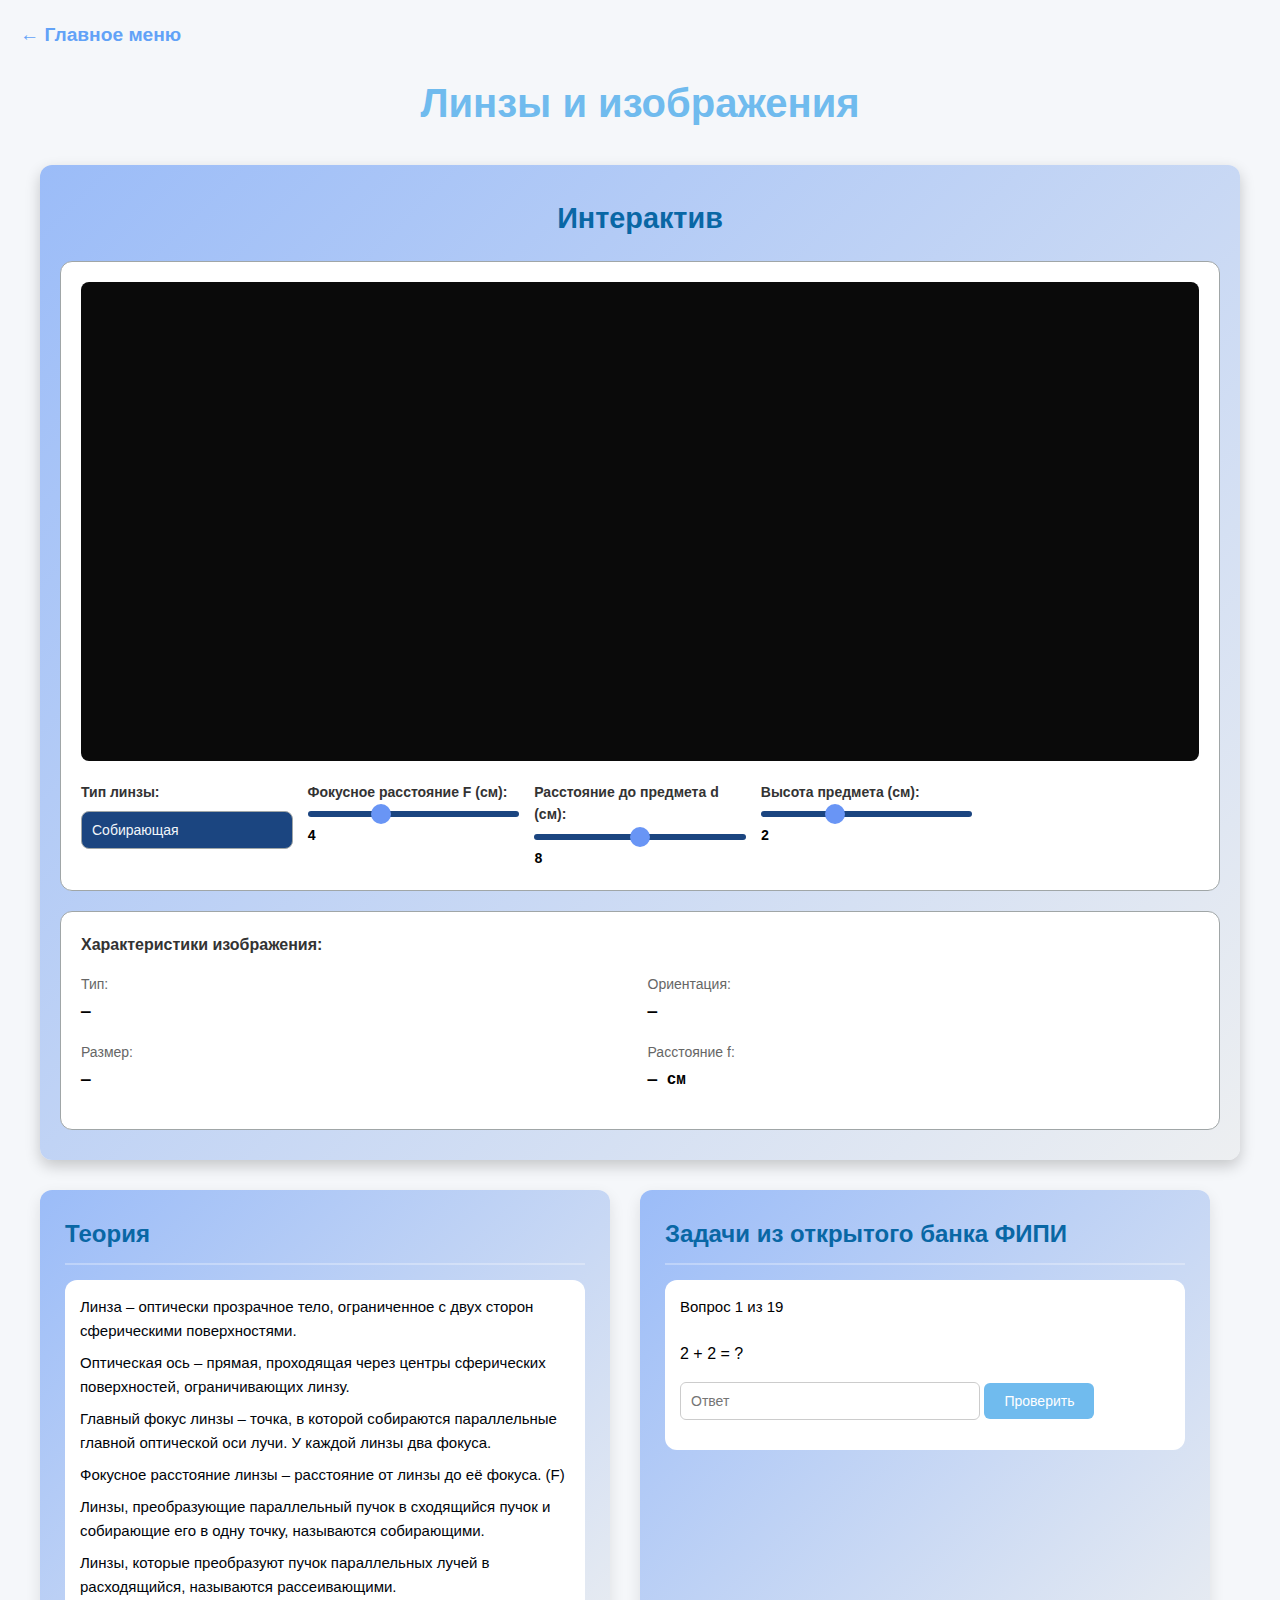
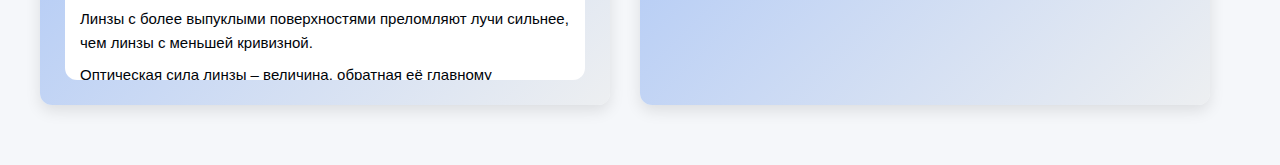
<file: IntLinz.html>
<!DOCTYPE html>
<html lang="ru">

<head>
    <meta charset="UTF-8">
    <meta name="viewport" content="width=device-width, initial-scale=1.0">
    <title>Контейнеры: верхний и два нижних</title>
    <link rel="stylesheet" href="static/styles/stINT.css">
</head>

<body>
    <div class="meny">
        <a href="index.html">
            <h2>← Главное меню</h2>
        </a>
    </div>

    <h1>Линзы и изображения</h1>

    <div class="container-wrapper">
        <div class="top-container">
            <h2>Интерактив</h2>
            <div class="sim-layout">
                <div class="sim-main">
                    <div class="simulation-container">
                        <canvas id="lens-canvas" width="700" height="300"></canvas>
                        <div class="sim-controls">
                            <div class="control-group">
                                <label>Тип линзы:</label>
                                <select id="lens-type">
                                    <option value="converging">Собирающая</option>
                                    <option value="diverging">Рассеивающая</option>
                                </select>
                            </div>
                            <div class="control-group">
                                <label>Фокусное расстояние F (см):</label>
                                <input type="range" id="focal-length" min="2" max="8" value="4" step="0.5">
                                <span id="focal-length-val">4</span>
                            </div>
                            <div class="control-group">
                                <label>Расстояние до предмета d (см):</label>
                                <input type="range" id="object-distance" min="1" max="15" value="8" step="0.5">
                                <span id="object-distance-val">8</span>
                            </div>
                            <div class="control-group">
                                <label>Высота предмета (см):</label>
                                <input type="range" id="object-height" min="1" max="4" value="2" step="0.5">
                                <span id="object-height-val">2</span>
                            </div>
                        </div>
                    </div>
                    <div class="lens-results" id="lens-results">
                        <h4>Характеристики изображения:</h4>
                        <div class="result-grid">
                            <div class="result-item">
                                <span class="result-label">Тип:</span>
                                <span class="result-value" id="image-type">—</span>
                            </div>
                            <div class="result-item">
                                <span class="result-label">Ориентация:</span>
                                <span class="result-value" id="image-orientation">—</span>
                            </div>
                            <div class="result-item">
                                <span class="result-label">Размер:</span>
                                <span class="result-value" id="image-size">—</span>
                            </div>
                            <div class="result-item">
                                <span class="result-label">Расстояние f:</span>
                                <span class="result-value" id="image-distance">— см</span>
                            </div>
                        </div>
                    </div>
                </div>
            </div>
        </div>

        <div class="bottom-row">
            <div class="bottom-container left-container">
                <h3>Теория</h3>
                <div class="teoryContainer">
                    <p>Линза – оптически прозрачное тело, ограниченное с двух сторон сферическими поверхностями. </p>
                    <p>Оптическая ось – прямая, проходящая через центры сферических поверхностей, ограничивающих линзу.
                    </p>
                    <p>Главный фокус линзы – точка, в которой собираются параллельные главной оптической оси лучи. У
                        каждой
                        линзы два фокуса.</p>
                    <p>Фокусное расстояние линзы – расстояние от линзы до её фокуса. (F)</p>
                    <p>Линзы, преобразующие параллельный пучок в сходящийся пучок и собирающие его в одну точку,
                        называются
                        собирающими.</p>
                    <p>Линзы, которые преобразуют пучок параллельных лучей в расходящийся, называются рассеивающими.
                    </p>
                    <p>Линзы с более выпуклыми поверхностями преломляют лучи сильнее, чем линзы с меньшей кривизной.</p>
                    <p>Оптическая сила линзы – величина, обратная её главному фокусному расстоянию. Измеряется в
                        диоптриях.
                        D = 1/F </p>
                    <p>Изображения, даваемые линзой:</p>
                    <p>Если изображение есть, то оно называется действительным.</p>
                    <p>Размеры и расположение изображения предмета в собирающей линзе зависят от положения предмета
                        относительно линзы.</p>
                    <p>d – расстояние от источника света до линзы.</p>
                    <p>f – расстояние от линзы до изображения.</p>
                    <p>F – фокусное расстояние линзы. </p>
                    <p>2F – двойное фокусное расстояние.</p>
                    <p>Собирающая линза:</p>
                    <p>1) d > F: F < f < 2F Изображение действительное, перевёрнутое, уменьшенное.</p>
                            <p>2) F < d < 2F: 2F < f Изображение действительное, перевёрнутое, увеличенное.</p>
                                    <p>3) d < F: F < f < 2F Изображение мнимое, прямое, увеличенное.</p>
                                            <p>4) d = F: Лучи параллельны, поэтому изображения нет. </p>
                                            <p>5) d = 2F: f = 2F Изображение действительное, перевёрнутое, равное.</p>
                                            <p>Рассеивающая линза:</p>
                                            <p>Изображение не зависит от положения предмета относительно линзы.</p>
                                            <p>Изображение уменьшенное, прямое, мнимое.</p>
                                            <p>Формула тонкой линзы: D = 1/F = 1/d + 1/f</p>
                                            <p>Для построения изображения используют:</p>
                                            <p>1) Луч, который идёт параллельно главной оптической оси, после
                                                преломления в
                                                линзе проходит через её фокус. </p>
                                            <p>2) Луч, проходящий через оптический центр линзы, не преломляется. </p>
                                            <p>3) Луч, проходящий через фокус, после преломления в линзе идёт
                                                параллельно
                                                оптической оси. </p>
                </div>
            </div>
            <div class="bottom-container right-container">
                <h3>Задачи из открытого банка ФИПИ</h3>
                <div id="taskContainer">

                    <script>
                        const tasks = [
                            { q: "2 + 2 = ?", a: "4" },
                            { q: "Столица России?", a: "москва" },
                            { q: "5 × 3 = ?", a: "15" },
                            { q: "2 + 2 = ?", a: "4" },
                            { q: "2 + 2 = ?", a: "4" },
                            { q: "2 + 2 = ?", a: "4" },
                            { q: "2 + 2 = ?", a: "4" },
                            { q: "2 + 2 = ?", a: "4" },
                            { q: "2 + 2 = ?", a: "4" },
                            { q: "2 + 2 = ?", a: "4" },
                            { q: "2 + 2 = ?", a: "4" },
                            { q: "2 + 2 = ?", a: "4" },
                            { q: "2 + 2 = ?", a: "4" },
                            { q: "2 + 2 = ?", a: "4" },
                            { q: "2 + 2 = ?", a: "4" },
                            { q: "2 + 2 = ?", a: "4" },
                            { q: "2 + 2 = ?", a: "4" },
                            { q: "2 + 2 = ?", a: "4" },
                            { q: "2 + 2 = ?", a: "4" }
                        ];

                        let current = 0;

                        function showTask() {
                            const task = tasks[current];
                            const container = document.getElementById('taskContainer');

                            let html = `
            <h3 style="color: black; ">Вопрос ${current + 1} из ${tasks.length}</h3>
            <p style = "color: black;">${task.q}</p>
        `;

                            if (task.img) {
                                html += `<img src="${task.img}" width="400"  style="margin:15px 0;"><br>`;
                            }

                            html += `
            <input type="text" id="userAnswer" placeholder="Ответ">
            <button onclick="check()">Проверить</button>
            <div id="result" style="margin-top:10px;"></div>
        `;

                            container.innerHTML = html;
                        }

                        function check() {
                            const answer = document.getElementById('userAnswer').value.toLowerCase().trim();
                            const result = document.getElementById('result');

                            if (answer === tasks[current].a.toLowerCase()) {
                                result.innerHTML = "<span style='color:green'>Верно!</span>";
                                setTimeout(() => {
                                    current++;
                                    if (current < tasks.length) {
                                        showTask();
                                    } else {
                                        document.getElementById('taskContainer').innerHTML =
                                            "<h2>Тест завершен!</h2>";
                                    }
                                }, 1000);
                            } else {
                                result.innerHTML = "<span style='color:red'> Неверно, попробуйте еще раз</span>";
                            }
                        }

                        // Запускаем
                        showTask();
                    </script>
                </div>
            </div>
        </div>
    </div>
    <script src="static/styles/IntLinz.js"></script>
</body>

</html>
</file>
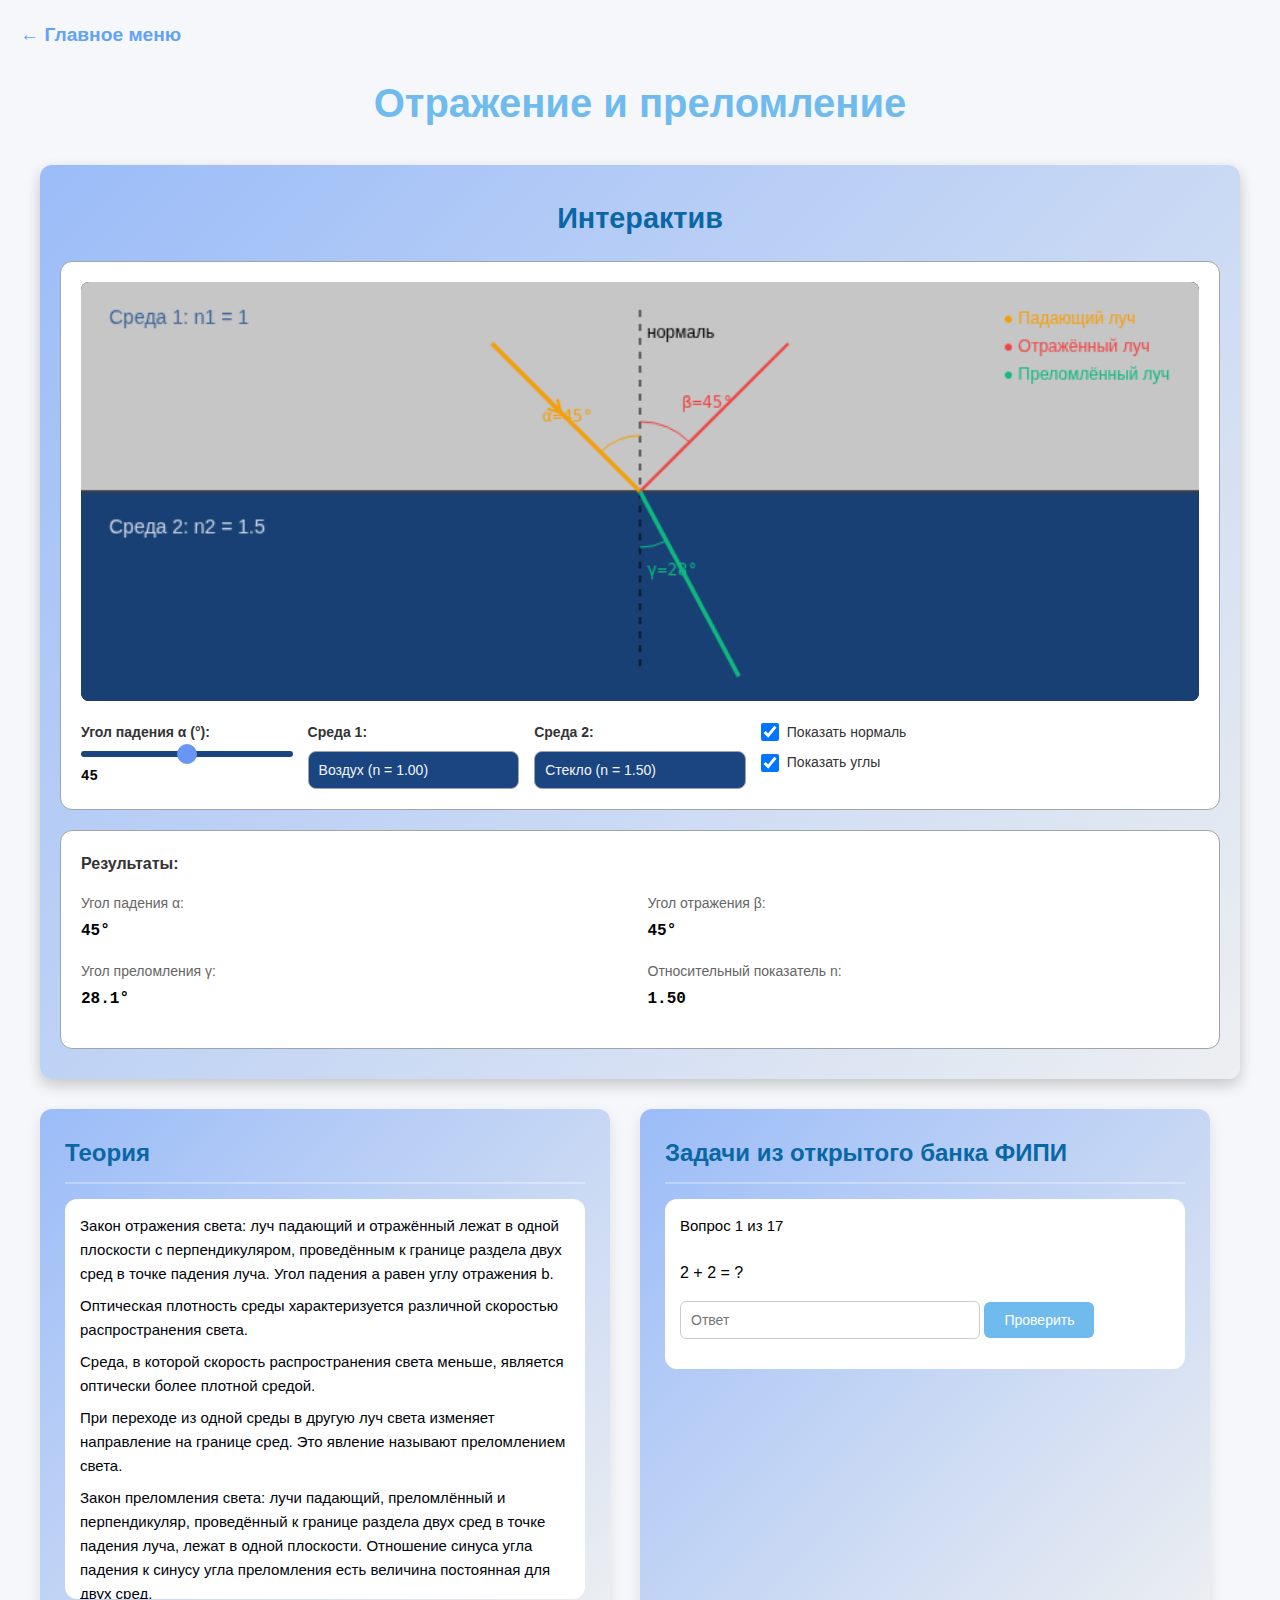
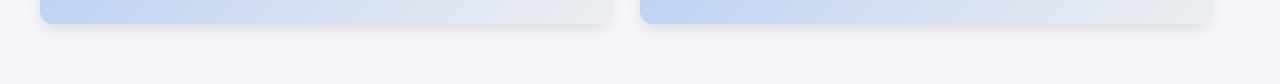
<file: IntOtr.html>
<!DOCTYPE html>
<html lang="ru">

<head>
    <meta charset="UTF-8">
    <meta name="viewport" content="width=device-width, initial-scale=1.0">
    <title>Контейнеры: верхний и два нижних</title>
    <link rel="stylesheet" href="static/styles/stINT.css">
</head>

<body>
    <div class="meny">
        <a href="index.html">
            <h2>← Главное меню</h2>
        </a>
    </div>

    <h1>Отражение и преломление</h1>

    <div class="container-wrapper">
        <div class="top-container">
            <h2>Интерактив</h2>
            <div class="sim-layout">
                <div class="sim-main">
                    <div class="simulation-container">
                        <canvas id="refraction-canvas" width="800" height="300"></canvas>
                        <div class="sim-controls">
                            <div class="control-group">
                                <label>Угол падения α (°):</label>
                                <input type="range" id="incident-angle" min="0" max="90" value="45" step="1">
                                <span id="incident-angle-val">45</span>
                            </div>
                            <div class="control-group">
                                <label>Среда 1:</label>
                                <select id="medium1">
                                    <option value="1.00">Воздух (n = 1.00)</option>
                                    <option value="1.33">Вода (n = 1.33)</option>
                                    <option value="1.50">Стекло (n = 1.50)</option>
                                    <option value="2.42">Алмаз (n = 2.42)</option>
                                </select>
                            </div>
                            <div class="control-group">
                                <label>Среда 2:</label>
                                <select id="medium2">
                                    <option value="1.00">Воздух (n = 1.00)</option>
                                    <option value="1.33">Вода (n = 1.33)</option>
                                    <option value="1.50" selected>Стекло (n = 1.50)</option>
                                    <option value="2.42">Алмаз (n = 2.42)</option>
                                </select>
                            </div>
                            <div class="checkbox-group">
                                <label>
                                    <input type="checkbox" id="show-normal" checked>
                                    Показать нормаль
                                </label>
                                <label>
                                    <input type="checkbox" id="show-angles" checked>
                                    Показать углы
                                </label>
                            </div>
                        </div>
                    </div>
                    <div class="refraction-results" id="refraction-results">
                        <h4>Результаты:</h4>
                        <div class="result-grid">
                            <div class="result-item">
                                <span class="result-label">Угол падения α:</span>
                                <span class="result-value" id="angle-incident">45°</span>
                            </div>
                            <div class="result-item">
                                <span class="result-label">Угол отражения β:</span>
                                <span class="result-value" id="angle-reflection">45°</span>
                            </div>
                            <div class="result-item">
                                <span class="result-label">Угол преломления γ:</span>
                                <span class="result-value" id="angle-refraction">—</span>
                            </div>
                            <div class="result-item">
                                <span class="result-label">Относительный показатель n:</span>
                                <span class="result-value" id="relative-n">—</span>
                            </div>
                        </div>
                        <div class="total-reflection-warning" id="total-reflection" style="display: none;">
                            ⚠️ Полное внутреннее отражение!
                        </div>
                    </div>
                </div>
            </div>
        </div>

        <div class="bottom-row">
            <div class="bottom-container left-container">
                <h3>Теория</h3>
                <div class="teoryContainer">
                    <p>Закон отражения света: луч падающий и отражённый лежат в одной плоскости с перпендикуляром,
                        проведённым к границе раздела двух сред в точке падения луча. Угол падения a равен углу
                        отражения b.
                    </p>
                    <p>Оптическая плотность среды характеризуется различной скоростью распространения света. </p>
                    <p>Среда, в которой скорость распространения света меньше, является оптически более плотной средой.
                    </p>
                    <p>При переходе из одной среды в другую луч света изменяет направление на границе сред. Это явление
                        называют преломлением света. </p>
                    <p>Закон преломления света: лучи падающий, преломлённый и перпендикуляр, проведённый к границе
                        раздела
                        двух сред в точке падения луча, лежат в одной плоскости. Отношение синуса угла падения к синусу
                        угла
                        преломления есть величина постоянная для двух сред.</p>
                </div>
            </div>
            <div class="bottom-container right-container">
                <h3>Задачи из открытого банка ФИПИ</h3>
                <div id="taskContainer">

                    <script>
                        const tasks = [
                            { q: "2 + 2 = ?", a: "4" },
                            { q: "Столица России?", a: "москва" },
                            { q: "5 × 3 = ?", a: "15" },
                            { q: "2 + 2 = ?", a: "4" },
                            { q: "2 + 2 = ?", a: "4" },
                            { q: "2 + 2 = ?", a: "4" },
                            { q: "2 + 2 = ?", a: "4" },
                            { q: "2 + 2 = ?", a: "4" },
                            { q: "2 + 2 = ?", a: "4" },
                            { q: "2 + 2 = ?", a: "4" },
                            { q: "2 + 2 = ?", a: "4" },
                            { q: "2 + 2 = ?", a: "4" },
                            { q: "2 + 2 = ?", a: "4" },
                            { q: "2 + 2 = ?", a: "4" },
                            { q: "2 + 2 = ?", a: "4" },
                            { q: "2 + 2 = ?", a: "4" },
                            { q: "2 + 2 = ?", a: "4" }
                        ];

                        let current = 0;

                        function showTask() {
                            const task = tasks[current];
                            const container = document.getElementById('taskContainer');

                            let html = `
            <h3 style="color: black; ">Вопрос ${current + 1} из ${tasks.length}</h3>
            <p style = "color: black;">${task.q}</p>
        `;

                            if (task.img) {
                                html += `<img src="${task.img}" width="400"  style="margin:15px 0;"><br>`;
                            }

                            html += `
            <input type="text" id="userAnswer" placeholder="Ответ">
            <button onclick="check()">Проверить</button>
            <div id="result" style="margin-top:10px;"></div>
        `;

                            container.innerHTML = html;
                        }

                        function check() {
                            const answer = document.getElementById('userAnswer').value.toLowerCase().trim();
                            const result = document.getElementById('result');

                            if (answer === tasks[current].a.toLowerCase()) {
                                result.innerHTML = "<span style='color:green'>Верно!</span>";
                                setTimeout(() => {
                                    current++;
                                    if (current < tasks.length) {
                                        showTask();
                                    } else {
                                        document.getElementById('taskContainer').innerHTML =
                                            "<h2>Тест завершен!</h2>";
                                    }
                                }, 1000);
                            } else {
                                result.innerHTML = "<span style='color:red'> Неверно, попробуйте еще раз</span>";
                            }
                        }

                        // Запускаем
                        showTask();
                    </script>
                </div>
            </div>
        </div>
    </div>
    <script src="static/styles/IntOtr.js"></script>
</body>

</html>
</file>
<file: static/styles/style.css>
* {
    margin: 0;
    padding: 0;
    -webkit-box-sizing: border-box;
    -moz-box-sizing: border-box;
    box-sizing: border-box;
    font-family: 'Segoe UI', Tahoma, Geneva, Verdana, sans-serif;
}

html {
    -webkit-text-size-adjust: 100%;
    -ms-text-size-adjust: 100%;
}

body {
    display: -webkit-box;
    display: -webkit-flex;
    display: -moz-box;
    display: -ms-flexbox;
    display: flex;
    -webkit-box-orient: vertical;
    -webkit-box-direction: normal;
    -webkit-flex-direction: column;
    -moz-box-orient: vertical;
    -moz-box-direction: normal;
    -ms-flex-direction: column;
    flex-direction: column;
    min-height: 100vh;
    background-color: #f8f8f8;
}

header {
    background: #70bbee;
    color: white;
    padding: 15px 30px;
    display: -webkit-box;
    display: -webkit-flex;
    display: -moz-box;
    display: -ms-flexbox;
    display: flex;
    -webkit-box-pack: justify;
    -webkit-justify-content: space-between;
    -moz-box-pack: justify;
    -ms-flex-pack: justify;
    justify-content: space-between;
    -webkit-box-align: center;
    -webkit-align-items: center;
    -moz-box-align: center;
    -ms-flex-align: center;
    align-items: center;
}

.logo {
    font-size: 24px;
    font-weight: bold;
    letter-spacing: 1px;
}

.container {
    display: -webkit-box;
    display: -webkit-flex;
    display: -moz-box;
    display: -ms-flexbox;
    display: flex;
    -webkit-box-flex: 1;
    -webkit-flex: 1;
    -moz-box-flex: 1;
    -ms-flex: 1;
    flex: 1;
}

.sidebar {
    width: 20%;
    min-width: 200px;
    background-color: #fff;
    padding: 20px;
    border-right: 1px solid #e0e0e0;
    overflow-y: auto;
    -webkit-overflow-scrolling: touch;
}

.sidebar > h3 {
    color: #000000;
    margin-bottom: 15px;
    border-bottom: 2px solid #70bbee;
    padding-bottom: 5px;
}

.sidebar > h3 > a {
    text-decoration: none;
    color: #000307;
    -webkit-transition: color 0.3s;
    -moz-transition: color 0.3s;
    -o-transition: color 0.3s;
    transition: color 0.3s;
}

.sidebar > ul {
    list-style: none;
}

.sidebar > ul > li {
    margin: 10px 0;
}

.sidebar > ul > li > a {
    text-decoration: none;
    color: #1465c2;
    -webkit-transition: color 0.3s;
    -moz-transition: color 0.3s;
    -o-transition: color 0.3s;
    transition: color 0.3s;
}

.sidebar a:hover {
    color: #03073b;
    text-decoration: underline;
}

.content {
    -webkit-box-flex: 1;
    -webkit-flex: 1;
    -moz-box-flex: 1;
    -ms-flex: 1;
    flex: 1;
    padding: 20px;
}

.blocks-container {
    display: -webkit-box;
    display: -webkit-flex;
    display: -moz-box;
    display: -ms-flexbox;
    display: flex;
    -webkit-flex-wrap: wrap;
    -ms-flex-wrap: wrap;
    flex-wrap: wrap;
    display: -ms-grid;
    display: grid;
    -ms-grid-columns: 1fr 20px 1fr 20px 1fr;
    grid-template-columns: repeat(3, 1fr);
    gap: 20px;
}

.block {
    padding: 20px;
    background-color: #ebeaea;
    border-left: 4px solid #70bbee;
    -webkit-border-radius: 8px;
    -moz-border-radius: 8px;
    border-radius: 8px;
    -webkit-transition: -webkit-transform 0.2s, box-shadow 0.2s;
    -moz-transition: -moz-transform 0.2s, box-shadow 0.2s;
    -o-transition: -o-transform 0.2s, box-shadow 0.2s;
    transition: transform 0.2s, box-shadow 0.2s;
}

.block:hover {
    -webkit-transform: translateY(-2px);
    -moz-transform: translateY(-2px);
    -ms-transform: translateY(-2px);
    -o-transform: translateY(-2px);
    transform: translateY(-2px);
    -webkit-box-shadow: 0 4px 8px rgba(204, 189, 189, 0.829);
    -moz-box-shadow: 0 4px 8px rgba(204, 189, 189, 0.829);
    box-shadow: 0 4px 8px rgba(204, 189, 189, 0.829);
}

.block h3 {
    color: #000000;
    margin-bottom: 8px;
}

.block a {
    text-decoration: none;
    color: #000307;
    -webkit-transition: color 0.3s;
    -moz-transition: color 0.3s;
    -o-transition: color 0.3s;
    transition: color 0.3s;
    display: block;
}

.block a p,
.block p {
    color: #86757b;
    font-size: 14px;
}

.sidebar > div {
    width: 200px;
    height: 200px;
    overflow: hidden;
    display: block;
    margin-bottom: 15px;
}

.sidebar > div > img {
    width: 100%;
    height: 100%;
    -o-object-fit: cover;
    object-fit: cover;
    -o-object-position: center;
    object-position: center;
}

/* =============================================
   АДАПТИВНОСТЬ ДЛЯ ПЛАНШЕТОВ (1024px и меньше)
   ============================================= */
@media screen and (max-width: 1024px) {
    .blocks-container {
        -ms-grid-columns: 1fr 20px 1fr;
        grid-template-columns: repeat(2, 1fr);
    }
    
    header {
        padding: 15px 20px;
    }
    
    .logo {
        font-size: 20px;
    }
    
    .sidebar {
        width: 25%;
        min-width: 180px;
    }
}

/* =============================================
   АДАПТИВНОСТЬ ДЛЯ МАЛЫХ ПЛАНШЕТОВ (768px и меньше)
   ============================================= */
@media screen and (max-width: 768px) {
    .container {
        -webkit-box-orient: vertical;
        -webkit-box-direction: normal;
        -webkit-flex-direction: column;
        -moz-box-orient: vertical;
        -moz-box-direction: normal;
        -ms-flex-direction: column;
        flex-direction: column;
    }
    
    .sidebar {
        width: 100%;
        border-right: none;
        border-bottom: 1px solid #e0e0e0;
        padding: 15px;
    }
    
    .sidebar > div {
        width: 80px;
        height: 80px;
        margin: 0 auto 15px auto;
    }
    
    .sidebar > h3 {
        text-align: center;
        margin-bottom: 10px;
    }
    
    .sidebar > ul {
        display: -webkit-box;
        display: -webkit-flex;
        display: -moz-box;
        display: -ms-flexbox;
        display: flex;
        -webkit-flex-wrap: wrap;
        -ms-flex-wrap: wrap;
        flex-wrap: wrap;
        -webkit-box-pack: center;
        -webkit-justify-content: center;
        -moz-box-pack: center;
        -ms-flex-pack: center;
        justify-content: center;
        gap: 10px 20px;
    }
    
    .sidebar > ul > li {
        margin: 0;
    }
    
    .blocks-container {
        -ms-grid-columns: 1fr 15px 1fr;
        grid-template-columns: repeat(2, 1fr);
        gap: 15px;
    }
    
    .block {
        padding: 15px;
    }
    
    .logo {
        font-size: 18px;
        text-align: center;
        width: 100%;
    }
    
    header {
        padding: 12px 15px;
        -webkit-box-pack: center;
        -webkit-justify-content: center;
        -moz-box-pack: center;
        -ms-flex-pack: center;
        justify-content: center;
    }
    
    .content {
        padding: 15px;
    }
}

/* =============================================
   АДАПТИВНОСТЬ ДЛЯ МОБИЛЬНЫХ (576px и меньше)
   ============================================= */
@media screen and (max-width: 576px) {
    .blocks-container {
        -ms-grid-columns: 1fr;
        grid-template-columns: 1fr;
        gap: 12px;
    }
    
    .sidebar > ul {
        -webkit-box-orient: vertical;
        -webkit-box-direction: normal;
        -webkit-flex-direction: column;
        -moz-box-orient: vertical;
        -moz-box-direction: normal;
        -ms-flex-direction: column;
        flex-direction: column;
        -webkit-box-align: center;
        -webkit-align-items: center;
        -moz-box-align: center;
        -ms-flex-align: center;
        align-items: center;
        gap: 8px;
    }
    
    .content {
        padding: 12px 10px;
    }
    
    .block {
        padding: 12px;
    }
    
    .block h3 {
        font-size: 16px;
    }
    
    .block p,
    .block a p {
        font-size: 13px;
    }
    
    .logo {
        font-size: 16px;
    }
    
    header {
        padding: 10px;
    }
}

/* =============================================
   АДАПТИВНОСТЬ ДЛЯ МАЛЕНЬКИХ ЭКРАНОВ (400px и меньше)
   ============================================= */
@media screen and (max-width: 400px) {
    .logo {
        font-size: 14px;
    }
    
    .block {
        padding: 10px;
    }
    
    .block h3 {
        font-size: 15px;
    }
    
    .block p {
        font-size: 12px;
    }
    
    .content {
        padding: 10px 8px;
    }
    
    .sidebar {
        padding: 10px;
    }
    
    .sidebar > div {
        width: 60px;
        height: 60px;
    }
    
    .sidebar > ul > li > a {
        font-size: 14px;
    }
}

/* =============================================
   ФИКСЫ ДЛЯ IE11
   ============================================= */
@media all and (-ms-high-contrast: none), (-ms-high-contrast: active) {
    .blocks-container {
        display: -ms-flexbox;
        display: flex;
        -ms-flex-wrap: wrap;
        flex-wrap: wrap;
    }
    
    .block {
        width: 31%;
        margin: 1%;
    }
}

@media all and (-ms-high-contrast: none) and (max-width: 768px), (-ms-high-contrast: active) and (max-width: 768px) {
    .block {
        width: 48%;
    }
}

@media all and (-ms-high-contrast: none) and (max-width: 576px), (-ms-high-contrast: active) and (max-width: 576px) {
    .block {
        width: 100%;
    }
}
</file>
<file: static/styles/stINT.css>
/* =============================================
   КРОССБРАУЗЕРНАЯ СОВМЕСТИМОСТЬ
   Поддержка: Chrome, Firefox, Safari, Edge, Opera, IE11
   ============================================= */

* {
    margin: 0;
    padding: 0;
    -webkit-box-sizing: border-box;
    -moz-box-sizing: border-box;
    box-sizing: border-box;
    font-family: 'Segoe UI', Tahoma, Geneva, Verdana, sans-serif;
}

html {
    -webkit-text-size-adjust: 100%;
    -ms-text-size-adjust: 100%;
}

body {
    background-color: #f5f7fa;
    color: #333;
    line-height: 1.6;
    padding: 20px;
}

h1 {
    text-align: center;
    color: #70bbee;
    margin-bottom: 30px;
    font-size: 2.5rem;
}

.container-wrapper {
    max-width: 1200px;
    margin: 0 auto;
}

/* Меню назад */
.meny {
    margin-bottom: 20px;
}

.meny a {
    text-decoration: none;
    color: #62a2f7;
    -webkit-transition: color 0.3s;
    -moz-transition: color 0.3s;
    -o-transition: color 0.3s;
    transition: color 0.3s;
}

.meny a:hover {
    color: #1a5cb0;
}

.meny h2 {
    font-size: 1.2rem;
}

/* Верхний контейнер с интерактивом */
.top-container {
    width: 100%;
    background: #9bbcf8;
    background: -webkit-linear-gradient(315deg, #9bbcf8 0%, #edeff1 100%);
    background: -moz-linear-gradient(315deg, #9bbcf8 0%, #edeff1 100%);
    background: -o-linear-gradient(315deg, #9bbcf8 0%, #edeff1 100%);
    background: linear-gradient(135deg, #9bbcf8 0%, #edeff1 100%);
    color: #0967a5;
    padding: 30px 20px;
    -webkit-border-radius: 12px;
    -moz-border-radius: 12px;
    border-radius: 12px;
    -webkit-box-shadow: 0 6px 15px rgba(0, 0, 0, 0.2);
    -moz-box-shadow: 0 6px 15px rgba(0, 0, 0, 0.2);
    box-shadow: 0 6px 15px rgba(0, 0, 0, 0.2);
    margin-bottom: 30px;
}

.top-container h2 {
    font-size: 1.8rem;
    margin-bottom: 20px;
    text-align: center;
}

/* Нижний ряд - теория и задачи */
.bottom-row {
    display: -webkit-box;
    display: -webkit-flex;
    display: -moz-box;
    display: -ms-flexbox;
    display: flex;
    gap: 30px;
    margin-bottom: 40px;
}

.bottom-container {
    -webkit-box-flex: 1;
    -webkit-flex: 1;
    -moz-box-flex: 1;
    -ms-flex: 1;
    flex: 1;
    background: #9bbcf8;
    background: -webkit-linear-gradient(315deg, #9bbcf8 0%, #edeff1 100%);
    background: -moz-linear-gradient(315deg, #9bbcf8 0%, #edeff1 100%);
    background: -o-linear-gradient(315deg, #9bbcf8 0%, #edeff1 100%);
    background: linear-gradient(135deg, #9bbcf8 0%, #edeff1 100%);
    -webkit-border-radius: 12px;
    -moz-border-radius: 12px;
    border-radius: 12px;
    padding: 25px;
    -webkit-box-shadow: 0 6px 15px rgba(0, 0, 0, 0.1);
    -moz-box-shadow: 0 6px 15px rgba(0, 0, 0, 0.1);
    box-shadow: 0 6px 15px rgba(0, 0, 0, 0.1);
    color: #0967a5;
}

.bottom-container h3 {
    font-size: 1.5rem;
    margin-bottom: 15px;
    border-bottom: 2px solid rgba(255, 255, 255, 0.3);
    padding-bottom: 10px;
}

/* Контейнеры для теории и задач */
.teoryContainer,
#taskContainer {
    background-color: #ffffff;
    padding: 15px;
    -webkit-border-radius: 12px;
    -moz-border-radius: 12px;
    border-radius: 12px;
    max-height: 400px;
    overflow-y: auto;
    -webkit-overflow-scrolling: touch;
}

.teoryContainer p {
    color: #00040a;
    margin-bottom: 8px;
    font-size: 15px;
    line-height: 1.6;
}

#taskContainer h3 {
    color: rgb(0, 14, 14);
    font-size: 15px;
    font-weight: normal;
    margin-bottom: 10px;
}

#taskContainer p {
    color: black;
    margin-bottom: 10px;
}

#taskContainer img {
    max-width: 100%;
    height: auto;
    display: block;
    margin: 10px 0;
}

#taskContainer input[type="text"] {
    width: 100%;
    max-width: 300px;
    padding: 10px;
    margin: 5px 0;
    font-size: 14px;
    border: 1px solid #ccc;
    -webkit-border-radius: 6px;
    -moz-border-radius: 6px;
    border-radius: 6px;
    -webkit-appearance: none;
    -moz-appearance: none;
    appearance: none;
}

#taskContainer button {
    padding: 10px 20px;
    margin: 5px 0;
    font-size: 14px;
    background-color: #70bbee;
    color: white;
    border: none;
    -webkit-border-radius: 6px;
    -moz-border-radius: 6px;
    border-radius: 6px;
    cursor: pointer;
    -webkit-transition: background-color 0.3s;
    -moz-transition: background-color 0.3s;
    -o-transition: background-color 0.3s;
    transition: background-color 0.3s;
}

#taskContainer button:hover {
    background-color: #5aa3d6;
}

/* Контейнер симуляции */
.simulation-container {
    background: #ffffff;
    -webkit-border-radius: 12px;
    -moz-border-radius: 12px;
    border-radius: 12px;
    padding: 20px;
    border: 1px solid #a0a6a7;
}

.simulation-container canvas {
    display: block;
    width: 100%;
    max-width: 100%;
    height: auto;
    background: #0a0a0a;
    -webkit-border-radius: 8px;
    -moz-border-radius: 8px;
    border-radius: 8px;
    margin-bottom: 20px;
}

/* Панель управления */
.sim-controls {
    display: -webkit-box;
    display: -webkit-flex;
    display: -moz-box;
    display: -ms-flexbox;
    display: flex;
    -webkit-flex-wrap: wrap;
    -ms-flex-wrap: wrap;
    flex-wrap: wrap;
    display: -ms-grid;
    display: grid;
    -ms-grid-columns: 1fr 15px 1fr;
    grid-template-columns: repeat(auto-fit, minmax(200px, 1fr));
    gap: 15px;
}

.control-group {
    display: -webkit-box;
    display: -webkit-flex;
    display: -moz-box;
    display: -ms-flexbox;
    display: flex;
    -webkit-box-orient: vertical;
    -webkit-box-direction: normal;
    -webkit-flex-direction: column;
    -moz-box-orient: vertical;
    -moz-box-direction: normal;
    -ms-flex-direction: column;
    flex-direction: column;
    gap: 8px;
}

.control-group label {
    font-size: 14px;
    color: #333;
    font-weight: 600;
}

/* Ползунки - кроссбраузерные стили */
.control-group input[type="range"] {
    width: 100%;
    height: 6px;
    background: #1b4580;
    -webkit-border-radius: 3px;
    -moz-border-radius: 3px;
    border-radius: 3px;
    outline: none;
    -webkit-appearance: none;
    -moz-appearance: none;
    appearance: none;
    cursor: pointer;
}

/* Chrome, Safari, Opera */
.control-group input[type="range"]::-webkit-slider-thumb {
    -webkit-appearance: none;
    appearance: none;
    width: 20px;
    height: 20px;
    background: #6995f5;
    -webkit-border-radius: 50%;
    border-radius: 50%;
    cursor: pointer;
}

/* Firefox */
.control-group input[type="range"]::-moz-range-thumb {
    width: 20px;
    height: 20px;
    background: #6995f5;
    -moz-border-radius: 50%;
    border-radius: 50%;
    cursor: pointer;
    border: none;
}

/* IE/Edge */
.control-group input[type="range"]::-ms-thumb {
    width: 20px;
    height: 20px;
    background: #6995f5;
    border-radius: 50%;
    cursor: pointer;
    border: none;
}

.control-group input[type="range"]::-ms-track {
    width: 100%;
    height: 6px;
    background: transparent;
    border-color: transparent;
    color: transparent;
}

.control-group input[type="range"]::-ms-fill-lower {
    background: #1b4580;
    border-radius: 3px;
}

.control-group input[type="range"]::-ms-fill-upper {
    background: #1b4580;
    border-radius: 3px;
}

.control-group span {
    font-family: 'Courier New', monospace;
    color: #000;
    font-weight: 600;
    font-size: 14px;
}

.control-group select {
    width: 100%;
    padding: 10px;
    background: #1b4580;
    border: 1px solid #a0a6a7;
    color: #f1f5f9;
    -webkit-border-radius: 8px;
    -moz-border-radius: 8px;
    border-radius: 8px;
    font-size: 14px;
    cursor: pointer;
    -webkit-appearance: none;
    -moz-appearance: none;
    appearance: none;
}

.control-group select:focus {
    outline: none;
    border-color: #6995f5;
}

/* Checkbox группа */
.checkbox-group {
    display: -webkit-box;
    display: -webkit-flex;
    display: -moz-box;
    display: -ms-flexbox;
    display: flex;
    -webkit-box-orient: vertical;
    -webkit-box-direction: normal;
    -webkit-flex-direction: column;
    -moz-box-orient: vertical;
    -moz-box-direction: normal;
    -ms-flex-direction: column;
    flex-direction: column;
    gap: 8px;
}

.checkbox-group label {
    display: -webkit-box;
    display: -webkit-flex;
    display: -moz-box;
    display: -ms-flexbox;
    display: flex;
    -webkit-box-align: center;
    -webkit-align-items: center;
    -moz-box-align: center;
    -ms-flex-align: center;
    align-items: center;
    gap: 8px;
    cursor: pointer;
    font-size: 14px;
    color: #333;
}

.checkbox-group input[type="checkbox"] {
    width: 18px;
    height: 18px;
    cursor: pointer;
}

/* Кнопки */
.sim-buttons {
    display: -webkit-box;
    display: -webkit-flex;
    display: -moz-box;
    display: -ms-flexbox;
    display: flex;
    gap: 10px;
    -ms-grid-column: 1;
    -ms-grid-column-span: 3;
    grid-column: 1 / -1;
    margin-top: 10px;
    -webkit-flex-wrap: wrap;
    -ms-flex-wrap: wrap;
    flex-wrap: wrap;
}

.btn-start,
.btn-reset {
    padding: 12px 25px;
    border: none;
    -webkit-border-radius: 8px;
    -moz-border-radius: 8px;
    border-radius: 8px;
    font-size: 14px;
    font-weight: 700;
    cursor: pointer;
    -webkit-transition: all 0.2s;
    -moz-transition: all 0.2s;
    -o-transition: all 0.2s;
    transition: all 0.2s;
    -webkit-box-flex: 1;
    -webkit-flex: 1;
    -moz-box-flex: 1;
    -ms-flex: 1;
    flex: 1;
    min-width: 120px;
}

.btn-start {
    background: #10b981;
    color: white;
}

.btn-start:hover {
    background: #059669;
}

.btn-reset {
    background: #1b4580;
    color: #f1f5f9;
}

.btn-reset:hover {
    background: #475569;
}

/* Панель результатов */
.results-panel,
.lens-results,
.refraction-results {
    background: #ffffff;
    -webkit-border-radius: 12px;
    -moz-border-radius: 12px;
    border-radius: 12px;
    padding: 20px;
    border: 1px solid #a0a6a7;
    margin-top: 20px;
}

.results-panel h4,
.lens-results h4,
.refraction-results h4 {
    font-size: 16px;
    margin-bottom: 15px;
    color: #333;
    font-weight: 700;
}

.result-row {
    display: -webkit-box;
    display: -webkit-flex;
    display: -moz-box;
    display: -ms-flexbox;
    display: flex;
    -webkit-box-pack: justify;
    -webkit-justify-content: space-between;
    -moz-box-pack: justify;
    -ms-flex-pack: justify;
    justify-content: space-between;
    padding: 8px 0;
    border-bottom: 1px solid #e0e0e0;
    -webkit-flex-wrap: wrap;
    -ms-flex-wrap: wrap;
    flex-wrap: wrap;
    gap: 5px;
}

.result-row:last-child {
    border-bottom: none;
}

.result-row span:first-child {
    color: #333;
}

.result-row span:last-child {
    font-family: 'Courier New', monospace;
    color: #000;
    font-weight: 600;
}

.result-grid {
    display: -webkit-box;
    display: -webkit-flex;
    display: -moz-box;
    display: -ms-flexbox;
    display: flex;
    -webkit-flex-wrap: wrap;
    -ms-flex-wrap: wrap;
    flex-wrap: wrap;
    display: -ms-grid;
    display: grid;
    -ms-grid-columns: 1fr 15px 1fr;
    grid-template-columns: repeat(2, 1fr);
    gap: 15px;
}

.result-item {
    display: -webkit-box;
    display: -webkit-flex;
    display: -moz-box;
    display: -ms-flexbox;
    display: flex;
    -webkit-box-orient: vertical;
    -webkit-box-direction: normal;
    -webkit-flex-direction: column;
    -moz-box-orient: vertical;
    -moz-box-direction: normal;
    -ms-flex-direction: column;
    flex-direction: column;
    gap: 5px;
}

.result-label {
    font-size: 14px;
    color: #666;
}

.result-value {
    font-family: 'Courier New', monospace;
    color: #000;
    font-size: 16px;
    font-weight: 600;
}

.total-reflection-warning {
    margin-top: 15px;
    padding: 15px;
    background: #fef3c7;
    -webkit-border-radius: 8px;
    -moz-border-radius: 8px;
    border-radius: 8px;
    color: #92400e;
    font-weight: 600;
    text-align: center;
}

/* Energy bars */
.energy-bars {
    background: #ffffff;
    -webkit-border-radius: 12px;
    -moz-border-radius: 12px;
    border-radius: 12px;
    border: 1px solid #a0a6a7;
    padding: 20px;
    display: -webkit-box;
    display: -webkit-flex;
    display: -moz-box;
    display: -ms-flexbox;
    display: flex;
    gap: 20px;
    margin-top: 20px;
    -webkit-flex-wrap: wrap;
    -ms-flex-wrap: wrap;
    flex-wrap: wrap;
}

.energy-bar-container {
    -webkit-box-flex: 1;
    -webkit-flex: 1;
    -moz-box-flex: 1;
    -ms-flex: 1;
    flex: 1;
    min-width: 200px;
    display: -webkit-box;
    display: -webkit-flex;
    display: -moz-box;
    display: -ms-flexbox;
    display: flex;
    -webkit-box-align: center;
    -webkit-align-items: center;
    -moz-box-align: center;
    -ms-flex-align: center;
    align-items: center;
    gap: 10px;
}

.energy-bar-label {
    font-weight: 700;
    min-width: 30px;
    color: #333;
}

.energy-bar {
    -webkit-box-flex: 1;
    -webkit-flex: 1;
    -moz-box-flex: 1;
    -ms-flex: 1;
    flex: 1;
    height: 24px;
    background: #1b4580;
    -webkit-border-radius: 4px;
    -moz-border-radius: 4px;
    border-radius: 4px;
    overflow: hidden;
}

.energy-bar-fill {
    height: 100%;
    -webkit-transition: width 0.1s;
    -moz-transition: width 0.1s;
    -o-transition: width 0.1s;
    transition: width 0.1s;
    -webkit-border-radius: 4px;
    -moz-border-radius: 4px;
    border-radius: 4px;
}

.energy-bar.potential .energy-bar-fill {
    background: #3b82f6;
    background: -webkit-linear-gradient(left, #3b82f6, #60a5fa);
    background: -moz-linear-gradient(left, #3b82f6, #60a5fa);
    background: -o-linear-gradient(left, #3b82f6, #60a5fa);
    background: linear-gradient(90deg, #3b82f6, #60a5fa);
}

.energy-bar.kinetic .energy-bar-fill {
    background: #ef4444;
    background: -webkit-linear-gradient(left, #ef4444, #f87171);
    background: -moz-linear-gradient(left, #ef4444, #f87171);
    background: -o-linear-gradient(left, #ef4444, #f87171);
    background: linear-gradient(90deg, #ef4444, #f87171);
}

.energy-bar.total .energy-bar-fill {
    background: #10b981;
    background: -webkit-linear-gradient(left, #10b981, #34d399);
    background: -moz-linear-gradient(left, #10b981, #34d399);
    background: -o-linear-gradient(left, #10b981, #34d399);
    background: linear-gradient(90deg, #10b981, #34d399);
}

.energy-bars span {
    font-family: 'Courier New', monospace;
    font-size: 14px;
    color: #333;
    min-width: 60px;
}

/* =============================================
   АДАПТИВНОСТЬ ДЛЯ ПЛАНШЕТОВ (1024px и меньше)
   ============================================= */
@media screen and (max-width: 1024px) {
    body {
        padding: 15px;
    }
    
    h1 {
        font-size: 2rem;
    }
    
    .top-container {
        padding: 25px 15px;
    }
    
    .top-container h2 {
        font-size: 1.5rem;
    }
    
    .bottom-row {
        gap: 20px;
    }
    
    .bottom-container {
        padding: 20px;
    }
    
    .bottom-container h3 {
        font-size: 1.3rem;
    }
}

/* =============================================
   АДАПТИВНОСТЬ ДЛЯ ПЛАНШЕТОВ (768px и меньше)
   ============================================= */
@media screen and (max-width: 768px) {
    body {
        padding: 12px;
    }
    
    h1 {
        font-size: 1.6rem;
        margin-bottom: 20px;
    }
    
    .meny h2 {
        font-size: 1rem;
    }
    
    /* Теория и задачи в колонку */
    .bottom-row {
        -webkit-box-orient: vertical;
        -webkit-box-direction: normal;
        -webkit-flex-direction: column;
        -moz-box-orient: vertical;
        -moz-box-direction: normal;
        -ms-flex-direction: column;
        flex-direction: column;
        gap: 20px;
    }
    
    .top-container,
    .bottom-container {
        padding: 20px 15px;
    }
    
    .top-container h2 {
        font-size: 1.4rem;
    }
    
    .bottom-container h3 {
        font-size: 1.2rem;
    }
    
    /* Контролы в 2 колонки */
    .sim-controls {
        -ms-grid-columns: 1fr 12px 1fr;
        grid-template-columns: repeat(2, 1fr);
        gap: 12px;
    }
    
    .simulation-container {
        padding: 15px;
    }
    
    /* Результаты в 1 колонку */
    .result-grid {
        -ms-grid-columns: 1fr;
        grid-template-columns: 1fr;
        gap: 10px;
    }
    
    .teoryContainer,
    #taskContainer {
        padding: 12px;
        max-height: 350px;
    }
    
    .teoryContainer p {
        font-size: 14px;
    }
}

/* =============================================
   АДАПТИВНОСТЬ ДЛЯ МОБИЛЬНЫХ (576px и меньше)
   ============================================= */
@media screen and (max-width: 576px) {
    body {
        padding: 10px;
    }
    
    h1 {
        font-size: 1.4rem;
        margin-bottom: 15px;
    }
    
    .meny h2 {
        font-size: 0.9rem;
    }
    
    .top-container,
    .bottom-container {
        padding: 15px 12px;
        -webkit-border-radius: 10px;
        -moz-border-radius: 10px;
        border-radius: 10px;
    }
    
    .top-container h2 {
        font-size: 1.2rem;
        margin-bottom: 15px;
    }
    
    .bottom-container h3 {
        font-size: 1.1rem;
        margin-bottom: 12px;
    }
    
    /* Контролы в 1 колонку */
    .sim-controls {
        -ms-grid-columns: 1fr;
        grid-template-columns: 1fr;
        gap: 15px;
    }
    
    .simulation-container {
        padding: 12px;
    }
    
    /* Кнопки в колонку */
    .sim-buttons {
        -webkit-box-orient: vertical;
        -webkit-box-direction: normal;
        -webkit-flex-direction: column;
        -moz-box-orient: vertical;
        -moz-box-direction: normal;
        -ms-flex-direction: column;
        flex-direction: column;
    }
    
    .btn-start,
    .btn-reset {
        width: 100%;
        padding: 14px;
    }
    
    /* Energy bars в колонку */
    .energy-bars {
        -webkit-box-orient: vertical;
        -webkit-box-direction: normal;
        -webkit-flex-direction: column;
        -moz-box-orient: vertical;
        -moz-box-direction: normal;
        -ms-flex-direction: column;
        flex-direction: column;
        padding: 15px;
        gap: 15px;
    }
    
    .energy-bar-container {
        min-width: 100%;
    }
    
    /* Результаты */
    .results-panel,
    .lens-results,
    .refraction-results {
        padding: 15px;
    }
    
    .result-row {
        -webkit-box-orient: vertical;
        -webkit-box-direction: normal;
        -webkit-flex-direction: column;
        -moz-box-orient: vertical;
        -moz-box-direction: normal;
        -ms-flex-direction: column;
        flex-direction: column;
        gap: 3px;
        padding: 10px 0;
    }
    
    .result-grid {
        gap: 12px;
    }
    
    /* Теория и задачи */
    .teoryContainer,
    #taskContainer {
        padding: 10px;
        max-height: 300px;
    }
    
    .teoryContainer p {
        font-size: 13px;
        margin-bottom: 6px;
    }
    
    #taskContainer input[type="text"] {
        width: 100%;
        max-width: 100%;
    }
    
    #taskContainer button {
        width: 100%;
        padding: 12px;
    }
    
    .control-group label {
        font-size: 13px;
    }
    
    .control-group select {
        padding: 12px;
        font-size: 13px;
    }
}

/* =============================================
   АДАПТИВНОСТЬ ДЛЯ МАЛЕНЬКИХ ЭКРАНОВ (400px и меньше)
   ============================================= */
@media screen and (max-width: 400px) {
    body {
        padding: 8px;
    }
    
    h1 {
        font-size: 1.2rem;
        margin-bottom: 12px;
    }
    
    .meny h2 {
        font-size: 0.85rem;
    }
    
    .top-container,
    .bottom-container {
        padding: 12px 10px;
        -webkit-border-radius: 8px;
        -moz-border-radius: 8px;
        border-radius: 8px;
    }
    
    .top-container h2 {
        font-size: 1.1rem;
    }
    
    .bottom-container h3 {
        font-size: 1rem;
    }
    
    .simulation-container {
        padding: 10px;
    }
    
    .btn-start,
    .btn-reset {
        padding: 12px;
        font-size: 13px;
    }
    
    .teoryContainer p {
        font-size: 12px;
    }
    
    #taskContainer h3 {
        font-size: 13px;
    }
    
    #taskContainer p {
        font-size: 13px;
    }
    
    .result-label {
        font-size: 12px;
    }
    
    .result-value {
        font-size: 14px;
    }
    
    .energy-bar-label {
        font-size: 14px;
    }
    
    .energy-bars span {
        font-size: 12px;
        min-width: 50px;
    }
}

/* =============================================
   ФИКС ДЛЯ CANVAS НА МОБИЛЬНЫХ
   ============================================= */
@media screen and (max-width: 768px) {
    canvas {
        max-width: 100% !important;
        height: auto !important;
    }
}

/* =============================================
   ФИКСЫ ДЛЯ IE11
   ============================================= */
@media all and (-ms-high-contrast: none), (-ms-high-contrast: active) {
    .bottom-row {
        display: block;
    }
    
    .bottom-container {
        width: 48%;
        float: left;
        margin-right: 2%;
        margin-bottom: 20px;
    }
    
    .bottom-container:nth-child(2n) {
        margin-right: 0;
    }
    
    .sim-controls {
        display: block;
    }
    
    .control-group {
        width: 48%;
        float: left;
        margin-right: 2%;
        margin-bottom: 15px;
    }
    
    .sim-buttons {
        clear: both;
        padding-top: 15px;
    }
    
    .result-grid {
        display: block;
    }
    
    .result-item {
        width: 48%;
        float: left;
        margin-right: 2%;
        margin-bottom: 10px;
    }
    
    .energy-bars {
        display: block;
    }
    
    .energy-bar-container {
        margin-bottom: 15px;
    }
}

@media all and (-ms-high-contrast: none) and (max-width: 768px), (-ms-high-contrast: active) and (max-width: 768px) {
    .bottom-container {
        width: 100%;
        float: none;
        margin-right: 0;
    }
    
    .control-group {
        width: 100%;
        float: none;
        margin-right: 0;
    }
    
    .result-item {
        width: 100%;
        float: none;
        margin-right: 0;
    }
}

/* =============================================
   CLEARFIX ДЛЯ IE
   ============================================= */
.bottom-row:after,
.sim-controls:after,
.result-grid:after,
.energy-bars:after {
    content: "";
    display: table;
    clear: both;
}
</file>
